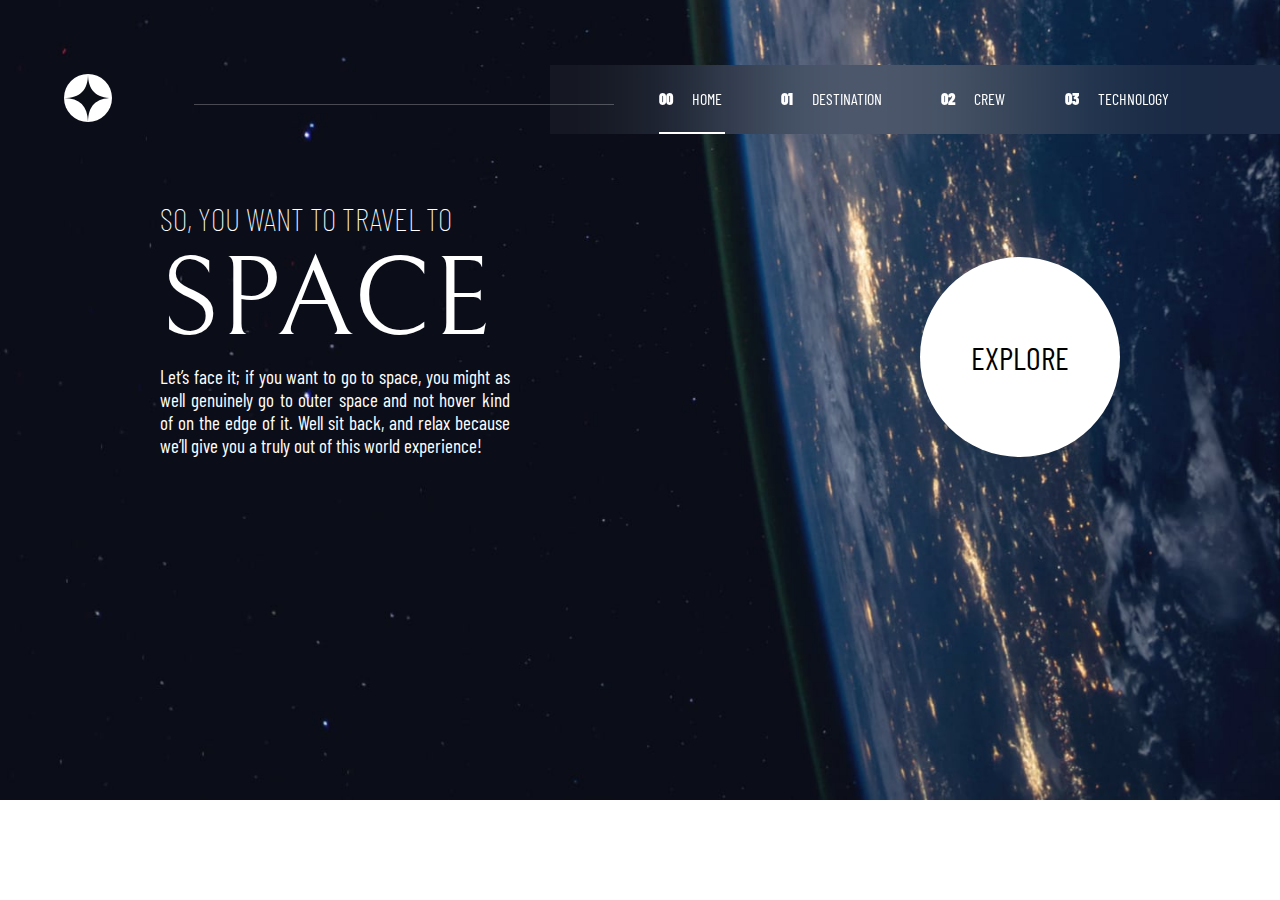
<file: index.html>
<!DOCTYPE html>
<html lang="en">

<head>
    <meta charset="UTF-8">
    <meta http-equiv="X-UA-Compatible" content="IE=edge">
    <meta name="viewport" content="width=device-width, initial-scale=1.0">
    <link rel="stylesheet" href="css/style.css">
    <link rel="shortcut icon" href="assets/favicon-32x32.png" type="image/x-icon">
    <link href="https://fonts.googleapis.com/css2?family=Barlow+Condensed&family=Bellefair&display=swap"
        rel="stylesheet">
    <title>Frontend Mentor | Space tourism website</title>
</head>

<body id="home-body">
    <header class="header home">
        <div class="logo home-logo">
            <svg xmlns="http://www.w3.org/2000/svg" width="48" height="48">
                <g fill="none" fill-rule="evenodd">
                    <circle cx="24" cy="24" r="24" fill="#FFF" />
                    <path fill="#0B0D17"
                        d="M24 0c0 16-8 24-24 24 15.718.114 23.718 8.114 24 24 0-16 8-24 24-24-16 0-24-8-24-24z" />
                </g>
            </svg>
        </div>
        <div class="horizontal-line"></div>
        <nav class="nav-all">
            <ul class="all">
                <li class="active-nav"><a title="Home" href="#"><span>00</span> HOME</a></li>
                <li><a title="Destination" href="./html/destination/destination-a.html"><span>01</span> DESTINATION</a>
                </li>
                <li><a title="Crew" href="./html/crew/crew-a.html"><span>02</span> CREW</a></li>
                <li><a title="Technology" href="./html/technology/technology-a.html"><span>03</span> TECHNOLOGY</a></li>
            </ul>
        </nav>
        <div class="hamburger">
            <img src="./assets/shared/icon-hamburger.svg" alt="menu">
        </div>
    </header>
    <main class="home-main">
        <section class="home-section">
            <h2>SO, YOU WANT TO TRAVEL TO</h2>
            <h1>SPACE</h1>
            <p>
                Let’s face it; if you want to go to space, you might as well genuinely go to
                outer space and not hover kind of on the edge of it. Well sit back, and relax
                because we’ll give you a truly out of this world experience!
            </p>
        </section>
        <aside>
            <div class="round home-round">
                <p>EXPLORE</p>
            </div>
        </aside>
    </main>
    <script src="./js/app.js"></script>
    <script src="https://cdnjs.cloudflare.com/ajax/libs/gsap/3.10.2/gsap.min.js"
        integrity="sha512-kVlGhj2qFy+KBCFuvjBJTGUMxbdqJKs4yK2jh0e0VPhWUPiPC87bzm4THmaaIee3Oj7j6sDpTTgm2EPPiESqBg=="
        crossorigin="anonymous" referrerpolicy="no-referrer"></script>
</body>

</html>
</file>
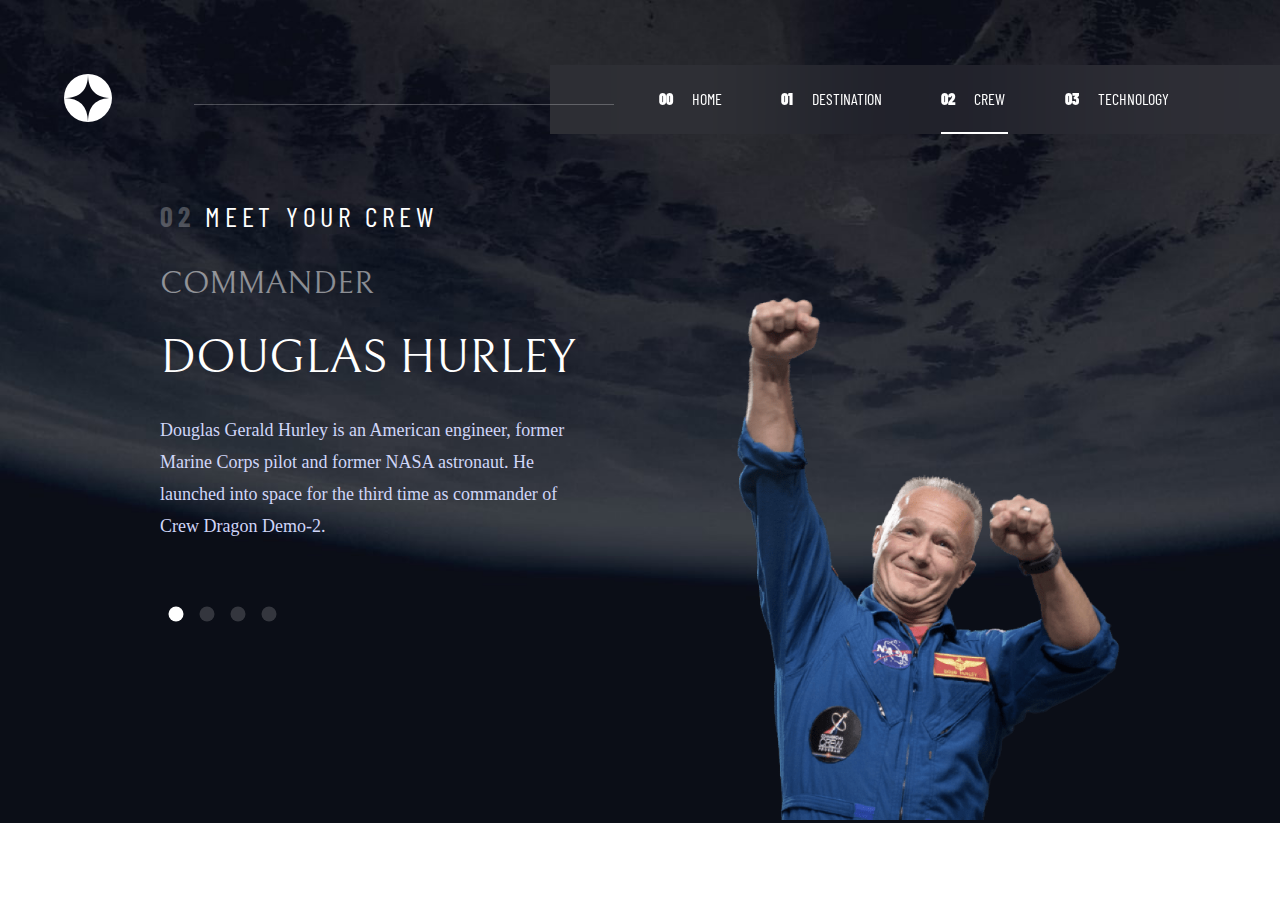
<file: html/crew/crew-a.html>
<!DOCTYPE html>
<html lang="en">
<head>
    <meta charset="UTF-8">
    <meta http-equiv="X-UA-Compatible" content="IE=edge">
    <meta name="viewport" content="width=device-width, initial-scale=1.0">
    <link rel="stylesheet" href="../../css/style.css">
    <link rel="shortcut icon" href="../../assets/favicon-32x32.png" type="image/x-icon">
    <link href="https://fonts.googleapis.com/css2?family=Barlow+Condensed&family=Bellefair&display=swap" rel="stylesheet">
    <title>Frontend Mentor | Space tourism website | Crew | Commander</title>
</head>
<body id="crew-body">
    <header>
        <div class="logo">
            <svg xmlns="http://www.w3.org/2000/svg" width="48" height="48">
                <g fill="none" fill-rule="evenodd"><circle cx="24" cy="24" r="24" fill="#FFF"/>
                    <path fill="#0B0D17" d="M24 0c0 16-8 24-24 24 15.718.114 23.718 8.114 24 24 0-16 8-24 24-24-16 0-24-8-24-24z"/>
                </g>
            </svg>
        </div>
        <div class="horizontal-line"></div>
        <nav class="nav-all">
            <ul class="all">
                <li><a title="Home" href="../../index.html"><span>00</span> HOME</a></li>
                <li><a title="Destination" href="../destination/destination-a.html"><span>01</span> DESTINATION</a></li>
                <li class="active-nav"><a title="Crew" href="#"><span>02</span> CREW</a></li>
                <li><a title="Technology" href="../technology/technology-a.html"><span>03</span> TECHNOLOGY</a></li>
            </ul>
        </nav>
        <div class="hamburger">
            <img src="../../assets/shared/icon-hamburger.svg" alt="menu">
        </div>
    </header>
    <h1><span>02</span> MEET YOUR CREW</h1>
    <main id="crew-main">
        <section class="crew-info-section">
            <article>
                <h3>COMMANDER</h3>
                <h2>Douglas Hurley</h2>
                <p>
                    Douglas Gerald Hurley is an American engineer,
                     former Marine Corps pilot and former NASA astronaut.
                      He launched into space for the third time as commander
                       of Crew Dragon Demo-2.
                </p>
            </article>
            <nav class="crew-nav">
                <ul>
                    <li><a title="Commander" class="active-crew-nav" href="#crew-body"></a></li>
                    <li><a title="Mission Specialist" href="./crew-b.html"></a></li>
                    <li><a title="Pilot" href="./crew-c.html"></a></li>
                    <li><a title="Flight Engineer" href="./crew-d.html"></a></li>
                </ul>
            </nav>
        </section>
        <div class="crew-img">
            <img src="../../assets/crew/image-douglas-hurley.png" alt="IMAGE OF DOUGLAS HURLEY">
        </div>
    </main>
    <script src="../../js/app.js"></script>
</body>
</html>
</file>
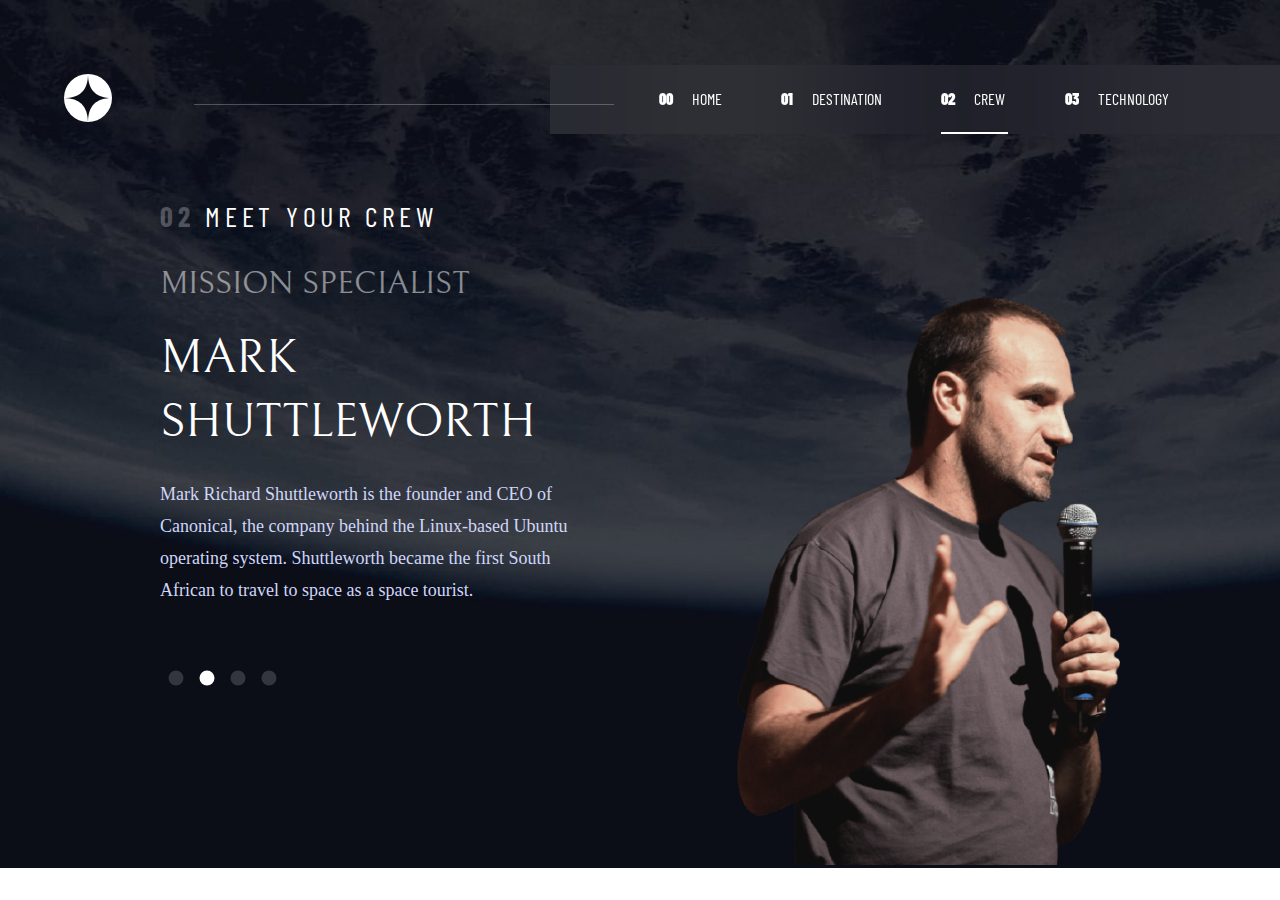
<file: html/crew/crew-b.html>
<!DOCTYPE html>
<html lang="en">
<head>
    <meta charset="UTF-8">
    <meta http-equiv="X-UA-Compatible" content="IE=edge">
    <meta name="viewport" content="width=device-width, initial-scale=1.0">
    <link rel="stylesheet" href="../../css/style.css">
    <link rel="shortcut icon" href="../../assets/favicon-32x32.png" type="image/x-icon">
    <link href="https://fonts.googleapis.com/css2?family=Barlow+Condensed&family=Bellefair&display=swap" rel="stylesheet">
    <title>Frontend Mentor | Space tourism website | Crew | Mission Specialist</title>
</head>
<body id="crew-body">
    <header>
        <div class="logo">
            <svg xmlns="http://www.w3.org/2000/svg" width="48" height="48">
                <g fill="none" fill-rule="evenodd"><circle cx="24" cy="24" r="24" fill="#FFF"/>
                    <path fill="#0B0D17" d="M24 0c0 16-8 24-24 24 15.718.114 23.718 8.114 24 24 0-16 8-24 24-24-16 0-24-8-24-24z"/>
                </g>
            </svg>
        </div>
        <div class="horizontal-line"></div>
        <nav class="nav-all">
            <ul class="all">
                <li><a href="../../index.html"><span>00</span> HOME</a></li>
                <li><a href="../destination/destination-a.html"><span>01</span> DESTINATION</a></li>
                <li class="active-nav"><a href="#"><span>02</span> CREW</a></li>
                <li><a href="../technology/"><span>03</span> TECHNOLOGY</a></li>
            </ul>
        </nav>
        <div class="hamburger">
            <img src="../../assets/shared/icon-hamburger.svg" alt="menu">
        </div>
    </header>
    <h1><span>02</span> MEET YOUR CREW</h1>
    <main id="crew-main">
        <section class="crew-info-section">
            <article>
                <h3>Mission Specialist</h3>
                <h2>MARK SHUTTLEWORTH</h2>
                <p>
                    Mark Richard Shuttleworth is the founder and CEO
                     of Canonical, the company behind the Linux-based
                      Ubuntu operating system. Shuttleworth became the
                       first South African to travel to space as a space tourist.
                </p>
            </article>
            <nav class="crew-nav">
                <ul>
                    <li><a title="commander" href="./crew-a.html"></a></li>
                    <li><a title="Mission Specialist" class="active-crew-nav" href="#crew-body"></a></li>
                    <li><a title="Pilot" href="./crew-c.html"></a></li>
                    <li><a title="Flight Engineer" href="./crew-d.html"></a></li>
                </ul>
            </nav>
        </section>
        <div class="crew-img">
            <img src="../../assets/crew/image-mark-shuttleworth.png" alt="IMAGE OF MARK SHUTTLEWORTH">
        </div>
    </main>
    <script src="../../js/app.js"></script>
</body>
</html>
</file>
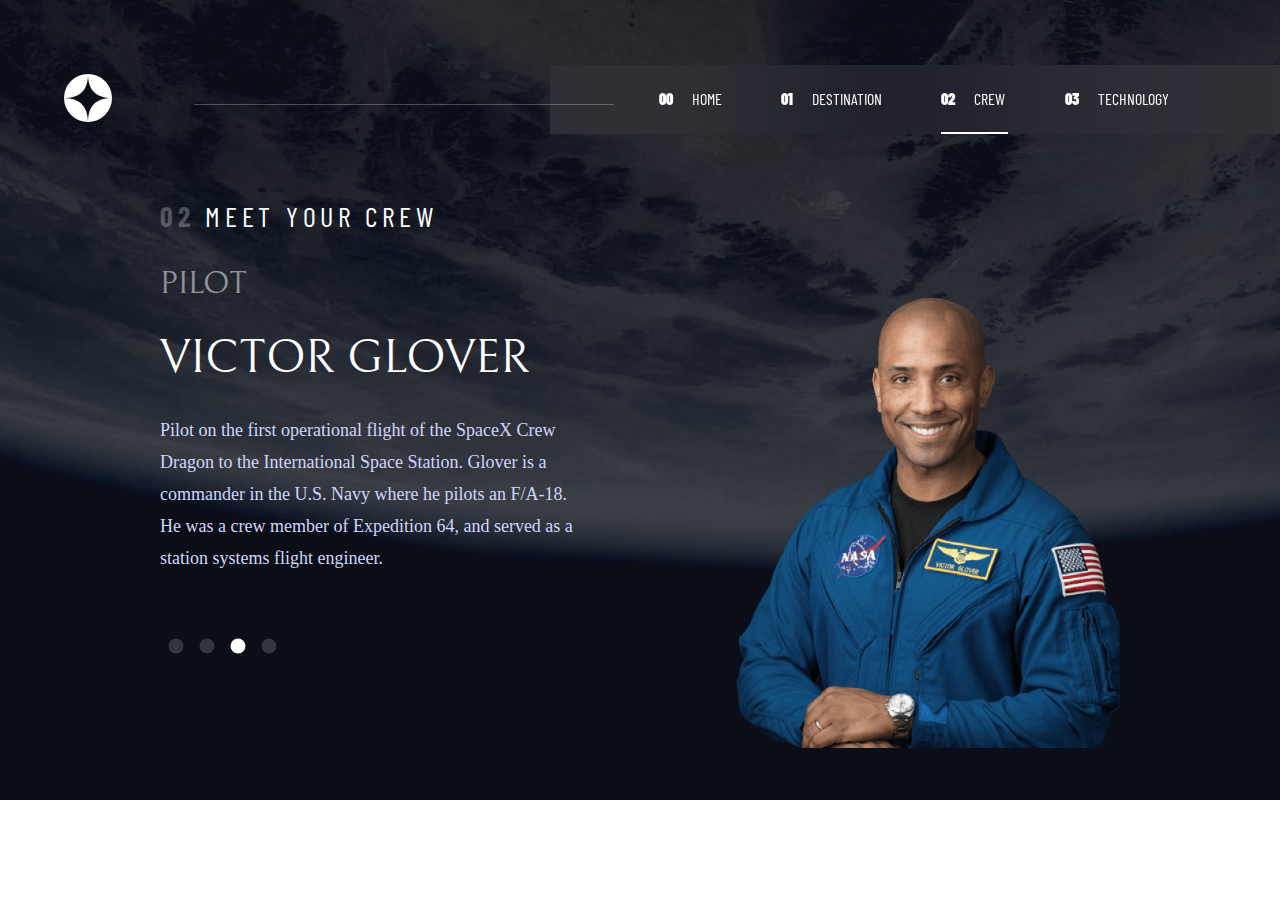
<file: html/crew/crew-c.html>
<!DOCTYPE html>
<html lang="en">
<head>
    <meta charset="UTF-8">
    <meta http-equiv="X-UA-Compatible" content="IE=edge">
    <meta name="viewport" content="width=device-width, initial-scale=1.0">
    <link rel="stylesheet" href="../../css/style.css">
    <link rel="shortcut icon" href="../../assets/favicon-32x32.png" type="image/x-icon">
    <link href="https://fonts.googleapis.com/css2?family=Barlow+Condensed&family=Bellefair&display=swap" rel="stylesheet">
    <title>Frontend Mentor | Space tourism website | Crew | Pilot</title>
</head>
<body id="crew-body">
    <header>
        <div class="logo">
            <svg xmlns="http://www.w3.org/2000/svg" width="48" height="48">
                <g fill="none" fill-rule="evenodd"><circle cx="24" cy="24" r="24" fill="#FFF"/>
                    <path fill="#0B0D17" d="M24 0c0 16-8 24-24 24 15.718.114 23.718 8.114 24 24 0-16 8-24 24-24-16 0-24-8-24-24z"/>
                </g>
            </svg>
        </div>
        <div class="horizontal-line"></div>
        <nav class="nav-all">
            <ul class="all">
                <li><a title="Home" href="../../index.html"><span>00</span> HOME</a></li>
                <li><a title="Destination" href="../destination/destination-a.html"><span>01</span> DESTINATION</a></li>
                <li class="active-nav"><a title="Crew" href="#"><span>02</span> CREW</a></li>
                <li><a title="Technology" href="../technology/technology-a.html"><span>03</span> TECHNOLOGY</a></li>
            </ul>
        </nav>
        <div class="hamburger">
            <img src="../../assets/shared/icon-hamburger.svg" alt="menu">
        </div>
    </header>
    <h1><span>02</span> MEET YOUR CREW</h1>
    <main id="crew-main">
        <section class="crew-info-section">
            <article>
                <h3>PILOT</h3>
                <h2>Victor Glover</h2>
                <p>
                    Pilot on the first operational flight of the SpaceX
                     Crew Dragon to the International Space Station. Glover
                      is a commander in the U.S. Navy where he pilots an F/A-18.
                      He was a crew member of Expedition 64, and served as a station
                       systems flight engineer. 
                </p>
            </article>
            <nav class="crew-nav">
                <ul>
                    <li><a title="Commander" href="./crew-a.html"></a></li>
                    <li><a title="Mission Specialist" href="./crew-b.html"></a></li>
                    <li><a title="Pilot" class="active-crew-nav" href="#crew-body"></a></li>
                    <li><a title="Flight Engineer" href="./crew-d.html"></a></li>
                </ul>
            </nav>
        </section>
        <div class="crew-img">
            <img src="../../assets/crew/image-victor-glover.png" alt="IMAGE OF DOUGLAS HURLEY">
        </div>
    </main>
    <script src="../../js/app.js"></script>
</body>
</html>
</file>
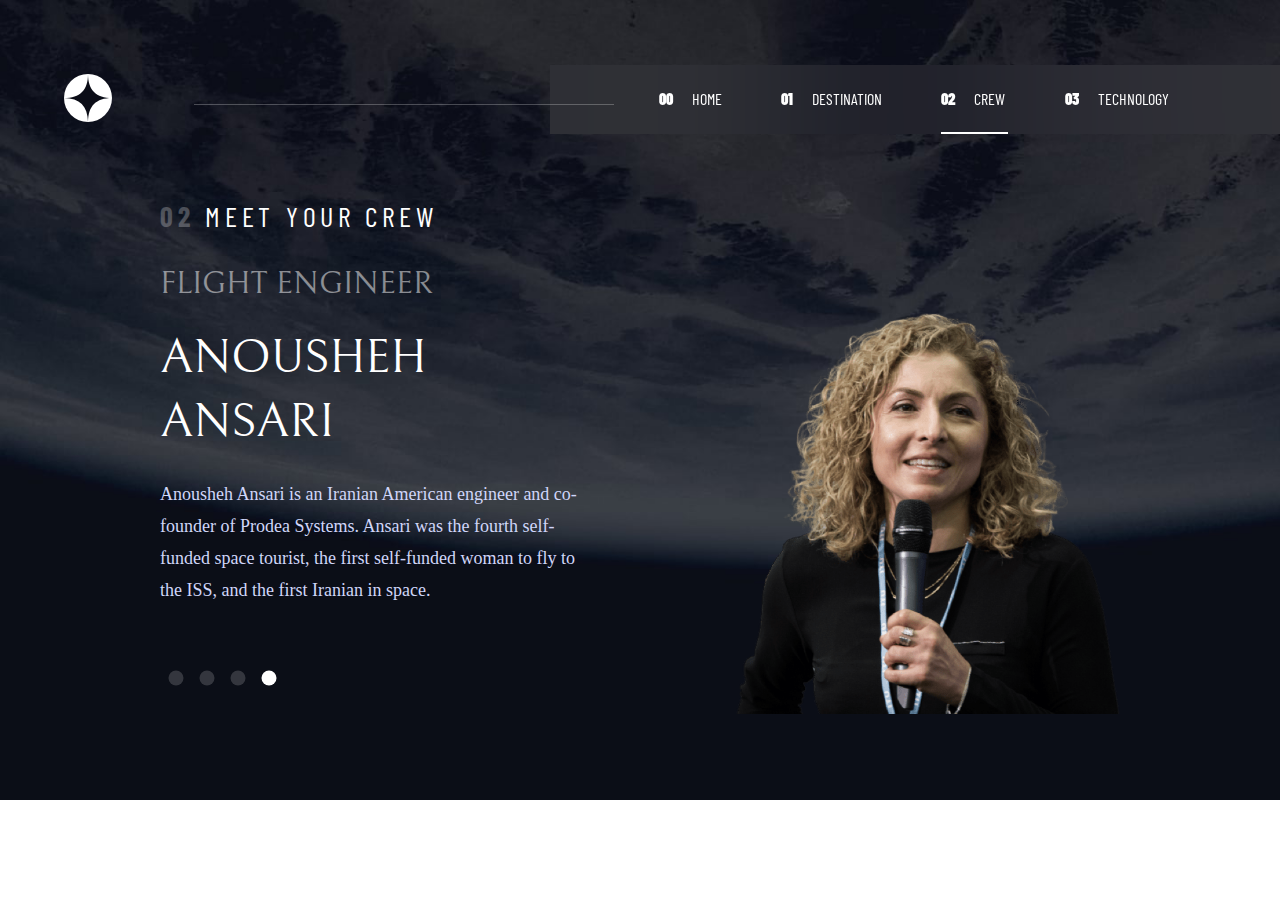
<file: html/crew/crew-d.html>
<!DOCTYPE html>
<html lang="en">
<head>
    <meta charset="UTF-8">
    <meta http-equiv="X-UA-Compatible" content="IE=edge">
    <meta name="viewport" content="width=device-width, initial-scale=1.0">
    <link rel="stylesheet" href="../../css/style.css">
    <link rel="shortcut icon" href="../../assets/favicon-32x32.png" type="image/x-icon">
    <link href="https://fonts.googleapis.com/css2?family=Barlow+Condensed&family=Bellefair&display=swap" rel="stylesheet">
    <title>Frontend Mentor | Space tourism website | Crew | Flight Engineer</title>
</head>
<body id="crew-body">
    <header>
        <div class="logo">
            <svg xmlns="http://www.w3.org/2000/svg" width="48" height="48">
                <g fill="none" fill-rule="evenodd"><circle cx="24" cy="24" r="24" fill="#FFF"/>
                    <path fill="#0B0D17" d="M24 0c0 16-8 24-24 24 15.718.114 23.718 8.114 24 24 0-16 8-24 24-24-16 0-24-8-24-24z"/>
                </g>
            </svg>
        </div>
        <div class="horizontal-line"></div>
        <nav class="nav-all">
            <ul class="all">
                <li><a href="../../index.html"><span>00</span> HOME</a></li>
                <li><a href="../destination/destination-a.html"><span>01</span> DESTINATION</a></li>
                <li class="active-nav"><a href="#"><span>02</span> CREW</a></li>
                <li><a href="../technology/technology-a.html"><span>03</span> TECHNOLOGY</a></li>
            </ul>
        </nav>
        <div class="hamburger">
            <img src="../../assets/shared/icon-hamburger.svg" alt="menu">
        </div>
    </header>
    <h1><span>02</span> MEET YOUR CREW</h1>
    <main id="crew-main">
        <section class="crew-info-section">
            <article>
                <h3>Flight Engineer</h3>
                <h2>Anousheh Ansari</h2>
                <p>
                    Anousheh Ansari is an Iranian American engineer and co-founder
                     of Prodea Systems. Ansari was the fourth self-funded space tourist,
                      the first self-funded woman to fly to the ISS, and the first Iranian in space.  
                </p>
            </article>
            <nav class="crew-nav">
                <ul>
                    <li><a title="commander" href="./crew-a.html"></a></li>
                    <li><a title="Mission Specialist" href="./crew-b.html"></a></li>
                    <li><a title="Pilot" href="./crew-c.html"></a></li>
                    <li><a title="Flight Engineer" class="active-crew-nav" href="#crew-body"></a></li>
                </ul>
            </nav>
        </section>
        <div class="crew-img">
            <img src="../../assets/crew/image-anousheh-ansari.png" alt="IMAGE OF DOUGLAS HURLEY">
        </div>
    </main>
    <script src="../../js/app.js"></script>
</body>
</html>
</file>
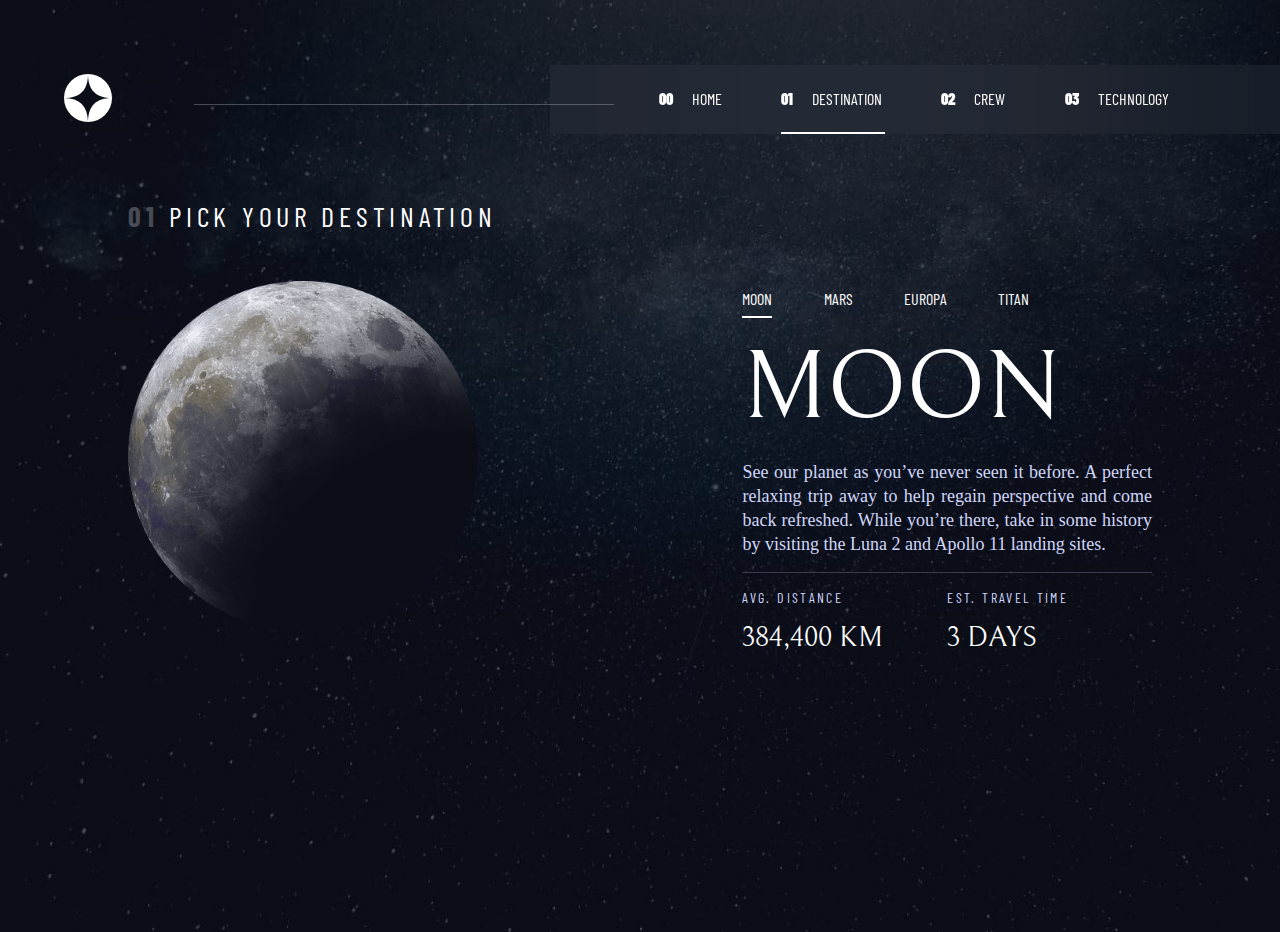
<file: html/destination/destination-a.html>
<!DOCTYPE html>
<html lang="en">
<head>
    <meta charset="UTF-8">
    <meta http-equiv="X-UA-Compatible" content="IE=edge">
    <meta name="viewport" content="width=device-width, initial-scale=1.0">
    <link rel="stylesheet" href="../../css/style.css">
    <link rel="shortcut icon" href="../../assets/favicon-32x32.png" type="image/x-icon">
    <link href="https://fonts.googleapis.com/css2?family=Barlow+Condensed&family=Bellefair&display=swap" rel="stylesheet">
    <title>Frontend Mentor | Space tourism website | Destination | Moon</title>
</head>
<body id="destination-body">
    <header>
        <div class="logo">
            <svg xmlns="http://www.w3.org/2000/svg" width="48" height="48">
                <g fill="none" fill-rule="evenodd"><circle cx="24" cy="24" r="24" fill="#FFF"/>
                    <path fill="#0B0D17" d="M24 0c0 16-8 24-24 24 15.718.114 23.718 8.114 24 24 0-16 8-24 24-24-16 0-24-8-24-24z"/>
                </g>
            </svg>
        </div>
        <div class="horizontal-line"></div>
        <nav class="nav-all">
            <ul class="all">
                <li><a title="Home" href="../../index.html"><span>00</span> HOME</a></li>
                <li class="active-nav"><a title="Destination" href="#"><span>01</span> DESTINATION</a></li>
                <li><a title="Crew" href="../crew/crew-a.html"><span>02</span> CREW</a></li>
                <li><a title="Technology" href="../technology/technology-a.html"><span>03</span> TECHNOLOGY</a></li>
            </ul>
        </nav>
        <div class="hamburger">
            <img src="../../assets/shared/icon-hamburger.svg" alt="menu">
        </div>
    </header>
    <main id="destination-main">
        <h1><span>01</span> PICK YOUR DESTINATION</h1>
        <aside class="destination-aside">
            <div class="hero-img">
            <img src="../../assets/destination/image-moon.png" alt="MOON IMAGE">
            </div>
            <section class="destination-section">
            <nav class="nav-destination">
                <ul>
                    <li class="active-nav"><a title="Moon" href="#">MOON</a></li>
                    <li><a title="Mars" href="./destination-b.html">MARS</a></li>
                    <li><a title="Europa" href="./destination-c.html">EUROPA</a></li>
                    <li><a title="Titan" href="./destination-d.html">TITAN</a></li>
                </ul>
            </nav>
            <h1>MOON</h1>
            <article>
                See our planet as you’ve never seen it before.
                 A perfect relaxing trip away to help regain 
                 perspective and come back refreshed. While you’re 
                 there, take in some history by visiting the Luna
                  2 and Apollo 11 landing sites.
            </article>
            <div class="footer">
                <div class="distance-section">
                    <div class="distance-header"><p>AVG. DISTANCE</p></div>
                    <div class="distance-value"><p>384,400 km</p></div>
                </div>
                <div class="time-section">
                    <div class="time-header"><p>Est. TRAVEL TIME</p></div>
                    <div class="time-value"><p>3 DAYS</p></div>
                </div>
            </div>
            </section>
        </aside>
    </main>
    <script src="../../js/app.js"></script>
</body>
</html>
</file>
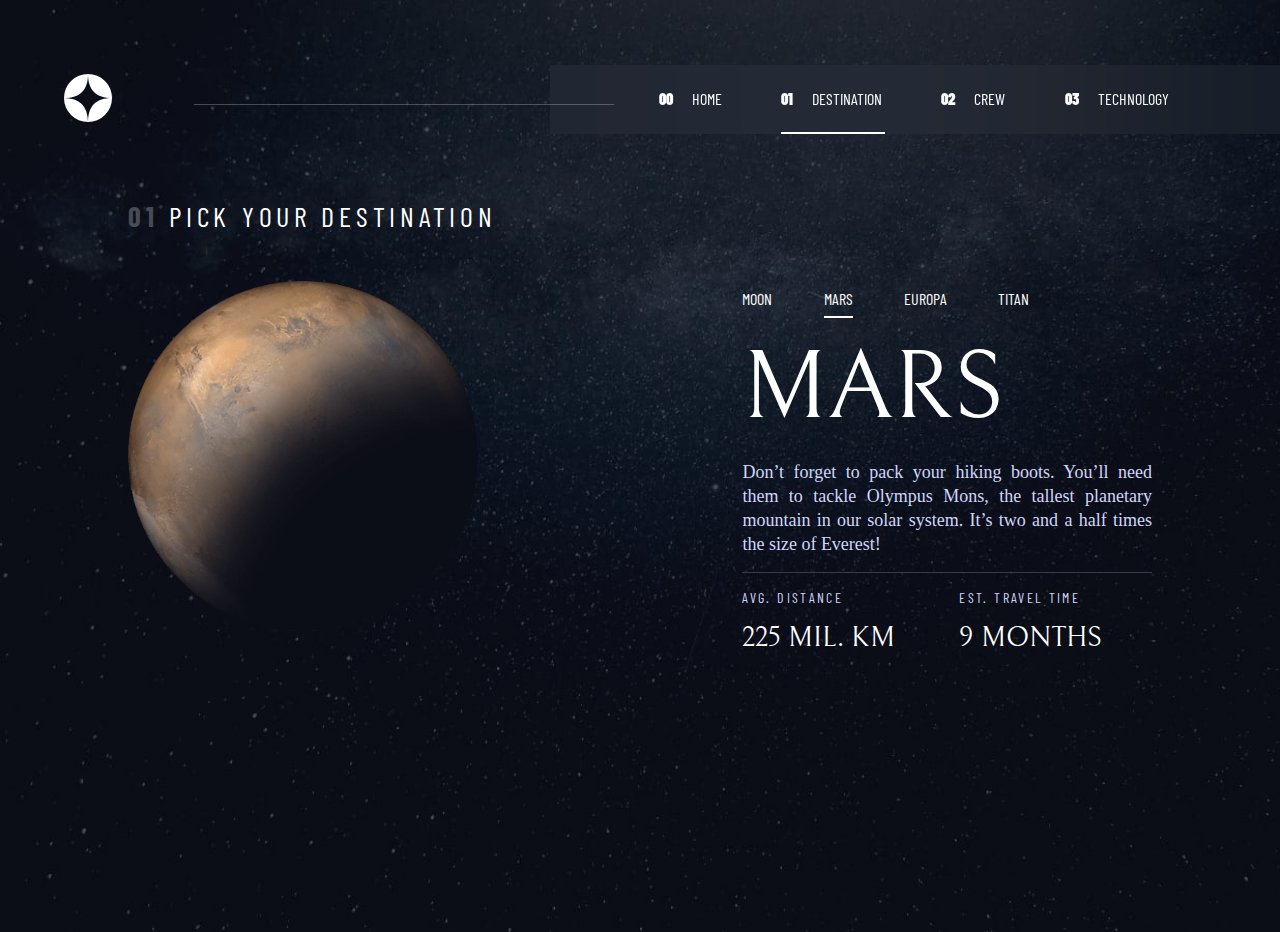
<file: html/destination/destination-b.html>
<!DOCTYPE html>
<html lang="en">
<head>
    <meta charset="UTF-8">
    <meta http-equiv="X-UA-Compatible" content="IE=edge">
    <meta name="viewport" content="width=device-width, initial-scale=1.0">
    <link rel="stylesheet" href="../../css/style.css">
    <link rel="shortcut icon" href="../../assets/favicon-32x32.png" type="image/x-icon">
    <link href="https://fonts.googleapis.com/css2?family=Barlow+Condensed&family=Bellefair&display=swap" rel="stylesheet">
    <title>Frontend Mentor | Space tourism website | Destination | Mars</title>
</head>
<body id="destination-body">
    <header>
        <div class="logo">
            <svg xmlns="http://www.w3.org/2000/svg" width="48" height="48">
                <g fill="none" fill-rule="evenodd"><circle cx="24" cy="24" r="24" fill="#FFF"/>
                    <path fill="#0B0D17" d="M24 0c0 16-8 24-24 24 15.718.114 23.718 8.114 24 24 0-16 8-24 24-24-16 0-24-8-24-24z"/>
                </g>
            </svg>
        </div>
        <div class="horizontal-line"></div>
        <nav class="nav-all">
            <ul class="all">
                <li><a title="Home" href="../../index.html"><span>00</span> HOME</a></li>
                <li class="active-nav"><a title="Destination" href="#"><span>01</span> DESTINATION</a></li>
                <li><a title="Crew" href="../crew/crew-a.html"><span>02</span> CREW</a></li>
                <li><a title="Technology" href="../technology/technology-a.html"><span>03</span> TECHNOLOGY</a></li>
            </ul>
        </nav>
        <div class="hamburger">
            <img src="../../assets/shared/icon-hamburger.svg" alt="menu">
        </div>
    </header>
    <main id="destination-main">
        <h1><span>01</span> PICK YOUR DESTINATION</h1>
        <aside class="destination-aside">
            <div class="hero-img">
            <img src="../../assets/destination/image-mars.png" alt="MARS IMAGE">
            </div>
            <section class="destination-section">
            <nav class="nav-destination">
                <ul>
                    <li><a title="Moon" href="./destination-a.html">MOON</a></li>
                    <li class="active-nav"><a title="Mars" href="#">MARS</a></li>
                    <li><a title="Europa" href="./destination-c.html">EUROPA</a></li>
                    <li><a title="Titan" href="./destination-d.html">TITAN</a></li>
                </ul>
            </nav>
            <h1>MARS</h1>
            <article>
                Don’t forget to pack your hiking boots.
                 You’ll need them to tackle Olympus Mons, 
                 the tallest planetary mountain in our solar
                  system. It’s two and a half times the size of Everest!
            </article>
            <div class="footer">
                <div class="distance-section">
                    <div class="distance-header"><p>AVG. DISTANCE</p></div>
                    <div class="distance-value"><p>225 MIL. km</p></div>
                </div>
                <div class="time-section">
                    <div class="time-header"><p>Est. TRAVEL TIME</p></div>
                    <div class="time-value"><p>9 months</p></div>
                </div>
            </div>
            </section>
        </aside>
    </main>
    <script src="../../js/app.js"></script>
</body>
</html>
</file>
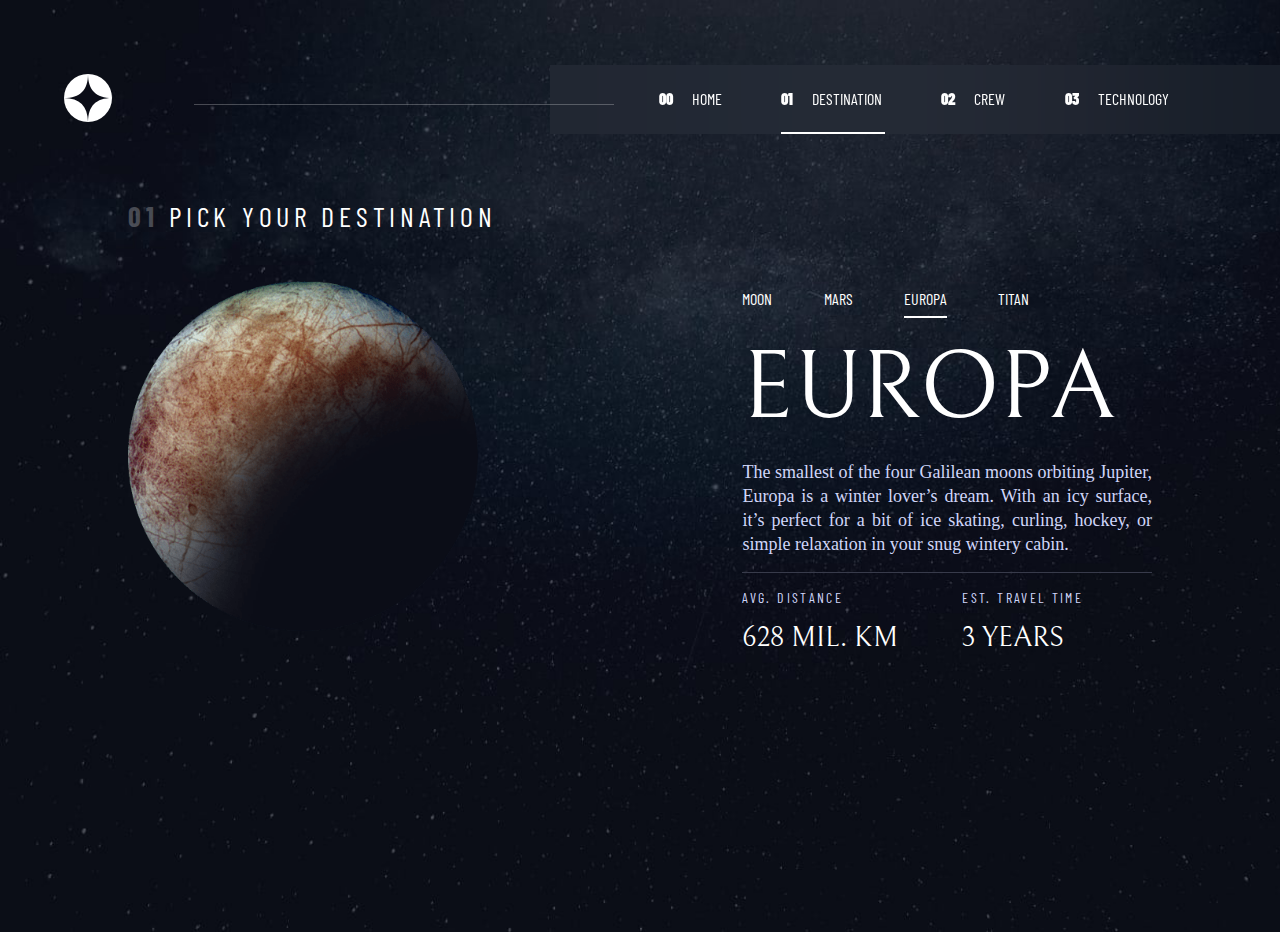
<file: html/destination/destination-c.html>
<!DOCTYPE html>
<html lang="en">
<head>
    <meta charset="UTF-8">
    <meta http-equiv="X-UA-Compatible" content="IE=edge">
    <meta name="viewport" content="width=device-width, initial-scale=1.0">
    <link rel="stylesheet" href="../../css/style.css">
    <link rel="shortcut icon" href="../../assets/favicon-32x32.png" type="image/x-icon">
    <link href="https://fonts.googleapis.com/css2?family=Barlow+Condensed&family=Bellefair&display=swap" rel="stylesheet">
    <title>Frontend Mentor | Space tourism website | Destination | Europa</title>
</head>
<body id="destination-body">
    <header>
        <div class="logo">
            <svg xmlns="http://www.w3.org/2000/svg" width="48" height="48">
                <g fill="none" fill-rule="evenodd"><circle cx="24" cy="24" r="24" fill="#FFF"/>
                    <path fill="#0B0D17" d="M24 0c0 16-8 24-24 24 15.718.114 23.718 8.114 24 24 0-16 8-24 24-24-16 0-24-8-24-24z"/>
                </g>
            </svg>
        </div>
        <div class="horizontal-line"></div>
        <nav class="nav-all">
            <ul class="all">
                <li><a title="Home" href="../../index.html"><span>00</span> HOME</a></li>
                <li class="active-nav"><a title="Destination" href="#"><span>01</span> DESTINATION</a></li>
                <li><a title="Crew" href="../crew/crew-a.html"><span>02</span> CREW</a></li>
                <li><a title="Technology" href="../technology/technology-a.html"><span>03</span> TECHNOLOGY</a></li>
            </ul>
        </nav>
        <div class="hamburger">
            <img src="../../assets/shared/icon-hamburger.svg" alt="menu">
        </div>
    </header>
    <main id="destination-main">
        <h1><span>01</span> PICK YOUR DESTINATION</h1>
        <aside class="destination-aside">
            <div class="hero-img">
            <img src="../../assets/destination/image-europa.png" alt="EUROPA IMAGE">
            </div>
            <section class="destination-section">
            <nav class="nav-destination">
                <ul>
                    <li><a title="Moon" href="./destination-a.html">MOON</a></li>
                    <li><a title="Mars" href="./destination-b.html">MARS</a></li>
                    <li class="active-nav"><a title="Europa" href="#">EUROPA</a></li>
                    <li><a title="Titan" href="./destination-d.html">TITAN</a></li>
                </ul>
            </nav>
            <h1>EUROPA</h1>
            <article>
                The smallest of the four Galilean moons orbiting Jupiter,
                 Europa is a winter lover’s dream. With an icy surface,
                  it’s perfect for a bit of ice skating, curling, hockey,
                   or simple relaxation in your snug wintery cabin.
            </article>
            <div class="footer">
                <div class="distance-section">
                    <div class="distance-header"><p>AVG. DISTANCE</p></div>
                    <div class="distance-value"><p>628 MIL. km</p></div>
                </div>
                <div class="time-section">
                    <div class="time-header"><p>Est. TRAVEL TIME</p></div>
                    <div class="time-value"><p>3 years</p></div>
                </div>
            </div>
            </section>
        </aside>
    </main>
    <script src="../../js/app.js"></script>
</body>
</html>
</file>
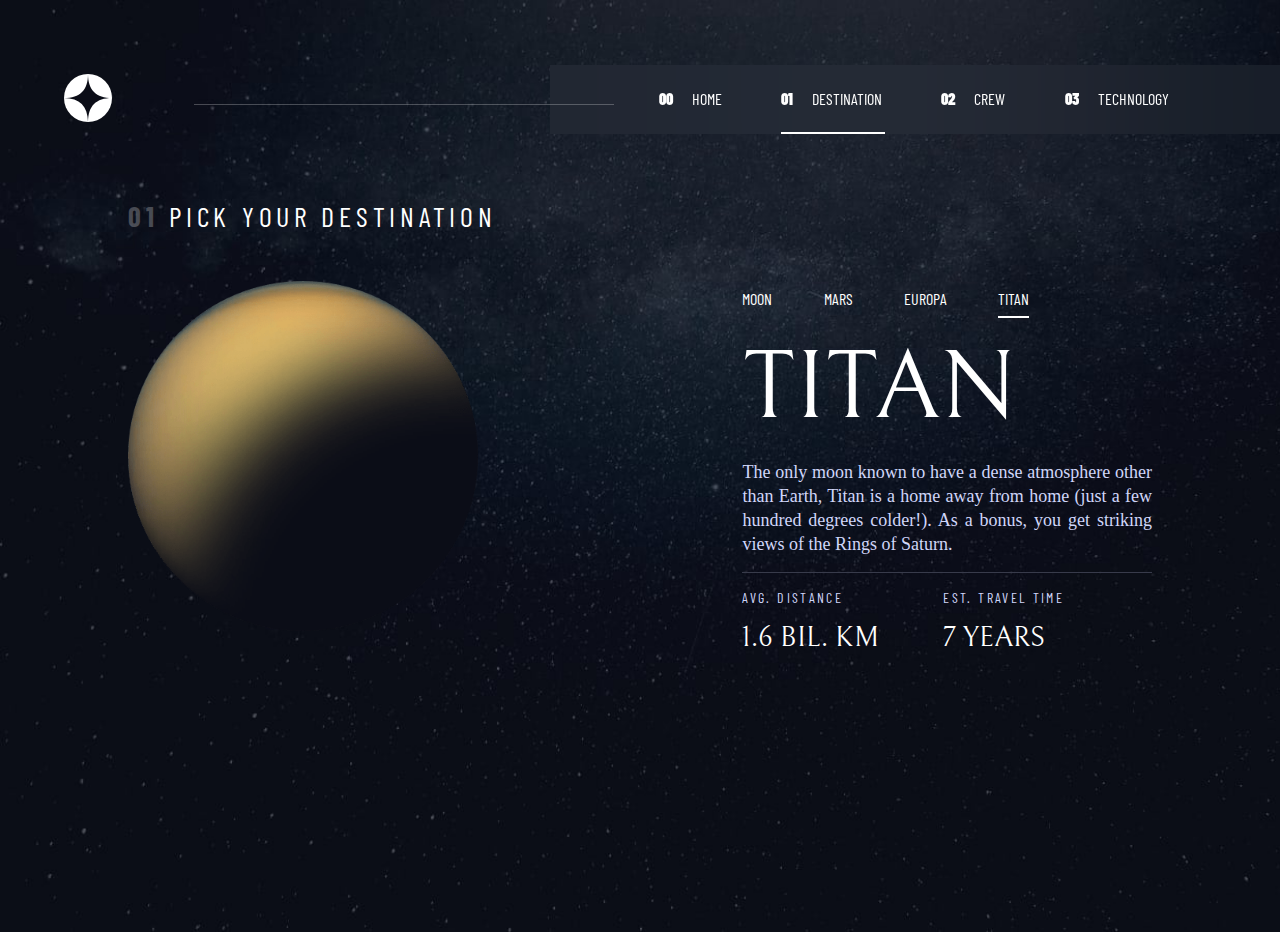
<file: html/destination/destination-d.html>
<!DOCTYPE html>
<html lang="en">
<head>
    <meta charset="UTF-8">
    <meta http-equiv="X-UA-Compatible" content="IE=edge">
    <meta name="viewport" content="width=device-width, initial-scale=1.0">
    <link rel="stylesheet" href="../../css/style.css">
    <link rel="shortcut icon" href="../../assets/favicon-32x32.png" type="image/x-icon">
    <link href="https://fonts.googleapis.com/css2?family=Barlow+Condensed&family=Bellefair&display=swap" rel="stylesheet">
    <title>Frontend Mentor | Space tourism website | Destination | Titan</title>
</head>
<body id="destination-body">
    <header>
        <div class="logo">
            <svg xmlns="http://www.w3.org/2000/svg" width="48" height="48">
                <g fill="none" fill-rule="evenodd"><circle cx="24" cy="24" r="24" fill="#FFF"/>
                    <path fill="#0B0D17" d="M24 0c0 16-8 24-24 24 15.718.114 23.718 8.114 24 24 0-16 8-24 24-24-16 0-24-8-24-24z"/>
                </g>
            </svg>
        </div>
        <div class="horizontal-line"></div>
        <nav class="nav-all">
            <ul class="all">
                <li><a title="Home" href="../../index.html"><span>00</span> HOME</a></li>
                <li class="active-nav"><a title="Destination" href="#"><span>01</span> DESTINATION</a></li>
                <li><a title="Crew" href="../crew/crew-a.html"><span>02</span> CREW</a></li>
                <li><a title="Technology" href="../technology/technology-a.html"><span>03</span> TECHNOLOGY</a></li>
            </ul>
        </nav>
        <div class="hamburger">
            <img src="../../assets/shared/icon-hamburger.svg" alt="menu">
        </div>
    </header>
    <main id="destination-main">
        <h1><span>01</span> PICK YOUR DESTINATION</h1>
        <aside class="destination-aside">
            <div class="hero-img">
            <img src="../../assets/destination/image-titan.png" alt="EUROPA IMAGE">
            </div>
            <section class="destination-section">
            <nav class="nav-destination">
                <ul>
                    <li><a title="Moon" href="./destination-a.html">MOON</a></li>
                    <li><a title="Mars" href="./destination-b.html">MARS</a></li>
                    <li><a title="Europa" href="./destination-c.html">EUROPA</a></li>
                    <li class="active-nav"><a title="Titan" href="#">TITAN</a></li>
                </ul>
            </nav>
            <h1>TITAN</h1>
            <article>
                The only moon known to have a dense atmosphere other than Earth,
                 Titan is a home away from home (just a few hundred degrees colder!).
                  As a bonus, you get striking views of the Rings of Saturn.
            </article>
            <div class="footer">
                <div class="distance-section">
                    <div class="distance-header"><p>AVG. DISTANCE</p></div>
                    <div class="distance-value"><p>1.6 BIL. km</p></div>
                </div>
                <div class="time-section">
                    <div class="time-header"><p>Est. TRAVEL TIME</p></div>
                    <div class="time-value"><p>7 years</p></div>
                </div>
            </div>
            </section>
        </aside>
    </main>
    <script src="../../js/app.js"></script>
</body>
</html>
</file>
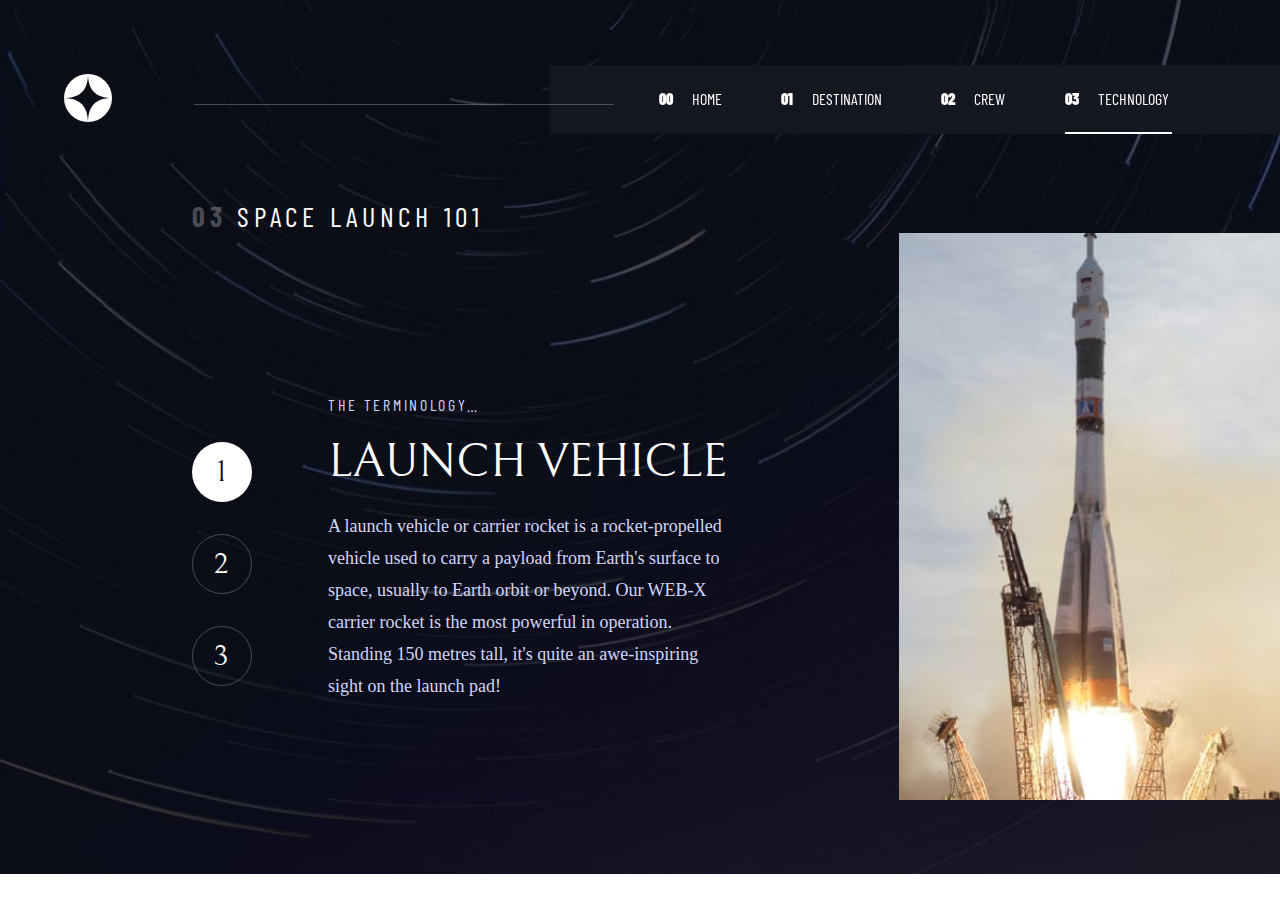
<file: html/technology/technology-a.html>
<!DOCTYPE html>
<html lang="en">
<head>
    <meta charset="UTF-8">
    <meta http-equiv="X-UA-Compatible" content="IE=edge">
    <meta name="viewport" content="width=device-width, initial-scale=1.0">
    <link rel="stylesheet" href="../../css/style.css">
    <link rel="shortcut icon" href="../../assets/favicon-32x32.png" type="image/x-icon">
    <link href="https://fonts.googleapis.com/css2?family=Barlow+Condensed&family=Bellefair&display=swap" rel="stylesheet">
    <title>Frontend Mentor | Space tourism website | Technology | Launch Vehicle</title>
</head>
<body id="tech-body">
    <header>
        <div class="logo">
            <svg xmlns="http://www.w3.org/2000/svg" width="48" height="48">
                <g fill="none" fill-rule="evenodd"><circle cx="24" cy="24" r="24" fill="#FFF"/>
                    <path fill="#0B0D17" d="M24 0c0 16-8 24-24 24 15.718.114 23.718 8.114 24 24 0-16 8-24 24-24-16 0-24-8-24-24z"/>
                </g>
            </svg>
        </div>
        <div class="horizontal-line"></div>
        <nav class="nav-all">
            <ul class="all">
                <li><a title="Home" href="../../index.html"><span>00</span> HOME</a></li>
                <li><a title="Destination" href="../destination/destination-a.html"><span>01</span> DESTINATION</a></li>
                <li><a title="Crew" href="../crew/crew-a.html"><span>02</span> CREW</a></li>
                <li class="active-nav"><a title="Technology" href="#"><span>03</span> TECHNOLOGY</a></li>
            </ul>
        </nav>
        <div class="hamburger">
            <img src="../../assets/shared/icon-hamburger.svg" alt="menu">
        </div>
    </header>
    <main id="tech-main">
        <h1><span>03</span> SPACE LAUNCH 101</h1>
        <section class="tech-section">
                <div class="space-img">
                    <img src="../../assets/technology/image-launch-vehicle-landscape.jpg" alt="Lauch Vehicle Image">
                </div>
                <div class="space-info">
                    <nav class="space-nav">
                        <ul>
                            <li><a title="Launch Vehicle" class="active-tech-nav" href="#tech-body">1</a></li>
                            <li><a title="Spaceport" href="./technology-b.html">2</a></li>
                            <li><a title="Space Capsule" href="./technology-c.html">3</a></li>
                        </ul>
                    </nav>
                    <article>
                        <h3>THE TERMINOLOGY…</h3>
                        <h2>LAUNCH VEHICLE</h2>
                        <p>
                            A launch vehicle or carrier rocket is a rocket-propelled
                             vehicle used to carry a payload from Earth's surface to
                              space, usually to Earth orbit or beyond. Our WEB-X carrier
                               rocket is the most powerful in operation. Standing 150 metres
                                tall, it's quite an awe-inspiring sight on the launch pad!
                        </p>
                    </article>
                </div>
        </section>
    </main>
    <script src="../../js/app.js"></script>
</body>
</html>
</file>
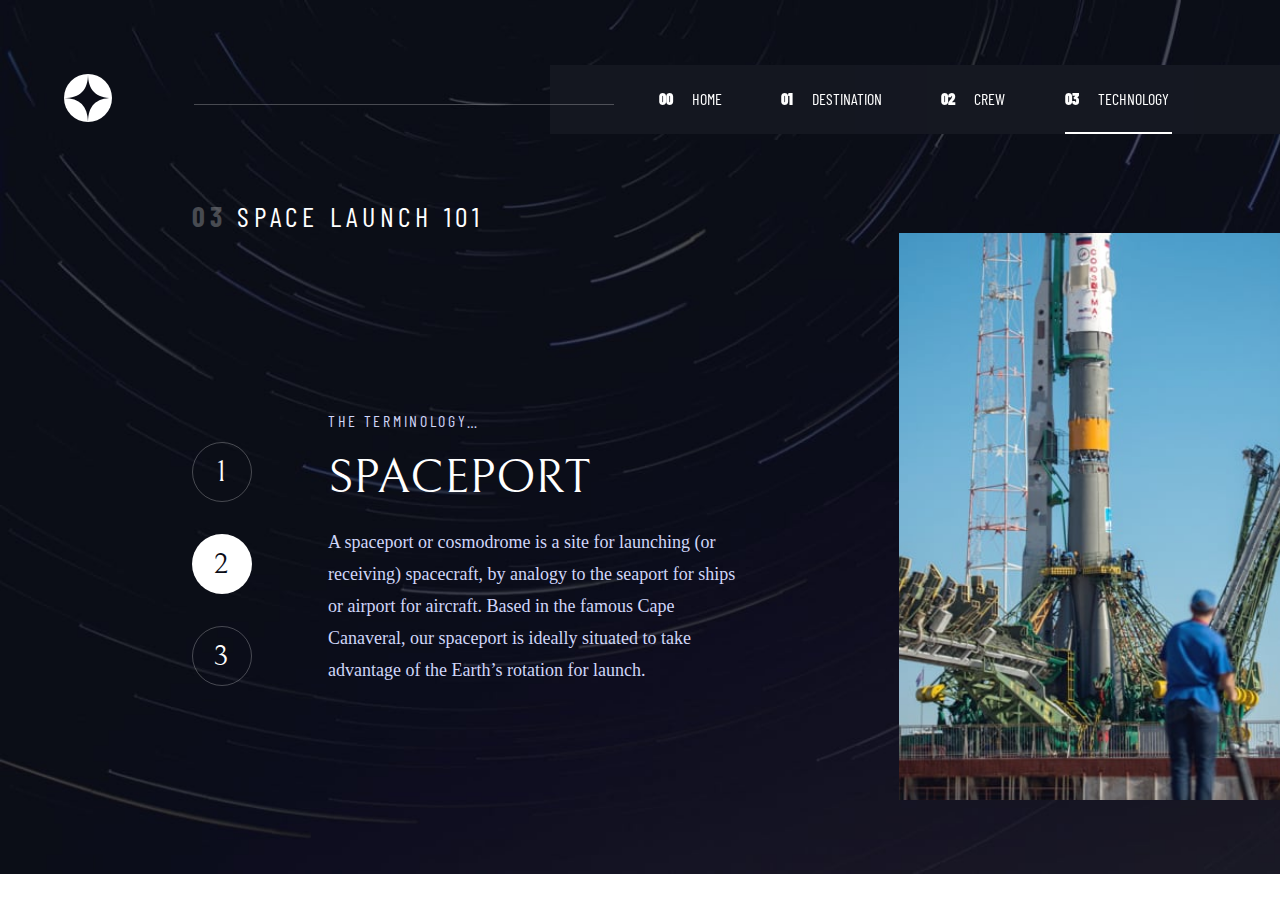
<file: html/technology/technology-b.html>
<!DOCTYPE html>
<html lang="en">
<head>
    <meta charset="UTF-8">
    <meta http-equiv="X-UA-Compatible" content="IE=edge">
    <meta name="viewport" content="width=device-width, initial-scale=1.0">
    <link rel="stylesheet" href="../../css/style.css">
    <link rel="shortcut icon" href="../../assets/favicon-32x32.png" type="image/x-icon">
    <link href="https://fonts.googleapis.com/css2?family=Barlow+Condensed&family=Bellefair&display=swap" rel="stylesheet">
    <title>Frontend Mentor | Space tourism website | Technology | SpacePort</title>
</head>
<body id="tech-body">
    <header>
        <div class="logo">
            <svg xmlns="http://www.w3.org/2000/svg" width="48" height="48">
                <g fill="none" fill-rule="evenodd"><circle cx="24" cy="24" r="24" fill="#FFF"/>
                    <path fill="#0B0D17" d="M24 0c0 16-8 24-24 24 15.718.114 23.718 8.114 24 24 0-16 8-24 24-24-16 0-24-8-24-24z"/>
                </g>
            </svg>
        </div>
        <div class="horizontal-line"></div>
        <nav class="nav-all">
            <ul class="all">
                <li><a title="Home" href="../../index.html"><span>00</span> HOME</a></li>
                <li><a title="Destination" href="../destination/destination-a.html"><span>01</span> DESTINATION</a></li>
                <li><a title="Crew" href="../crew/crew-a.html"><span>02</span> CREW</a></li>
                <li class="active-nav"><a title="Technology" href="#"><span>03</span> TECHNOLOGY</a></li>
            </ul>
        </nav>
        <div class="hamburger">
            <img src="../../assets/shared/icon-hamburger.svg" alt="menu">
        </div>
    </header>
    <main id="tech-main">
        <h1><span>03</span> SPACE LAUNCH 101</h1>
        <section class="tech-section">
                <div class="space-img">
                    <img src="../../assets/technology/image-spaceport-landscape.jpg" alt="spaceport image">
                </div>
                <div class="space-info">
                    <nav class="space-nav">
                        <ul>
                            <li><a title="Launch Vehicle" href="./technology-a.html">1</a></li>
                            <li><a title="Spaceport" class="active-tech-nav" href="#tech-body">2</a></li>
                            <li><a title="Space Capsule" href="./technology-c.html">3</a></li>
                        </ul>
                    </nav>
                    <article>
                        <h3>THE TERMINOLOGY…</h3>
                        <h2>SPACEPORT</h2>
                        <p>
                            A spaceport or cosmodrome is a site for launching
                             (or receiving) spacecraft, by analogy to the seaport
                              for ships or airport for aircraft. Based in the famous
                               Cape Canaveral, our spaceport is ideally situated to take
                                advantage of the Earth’s rotation for launch.
                        </p>
                    </article>
                </div>
        </section>
    </main>
    <script src="../../js/app.js"></script>
</body>
</html>
</file>
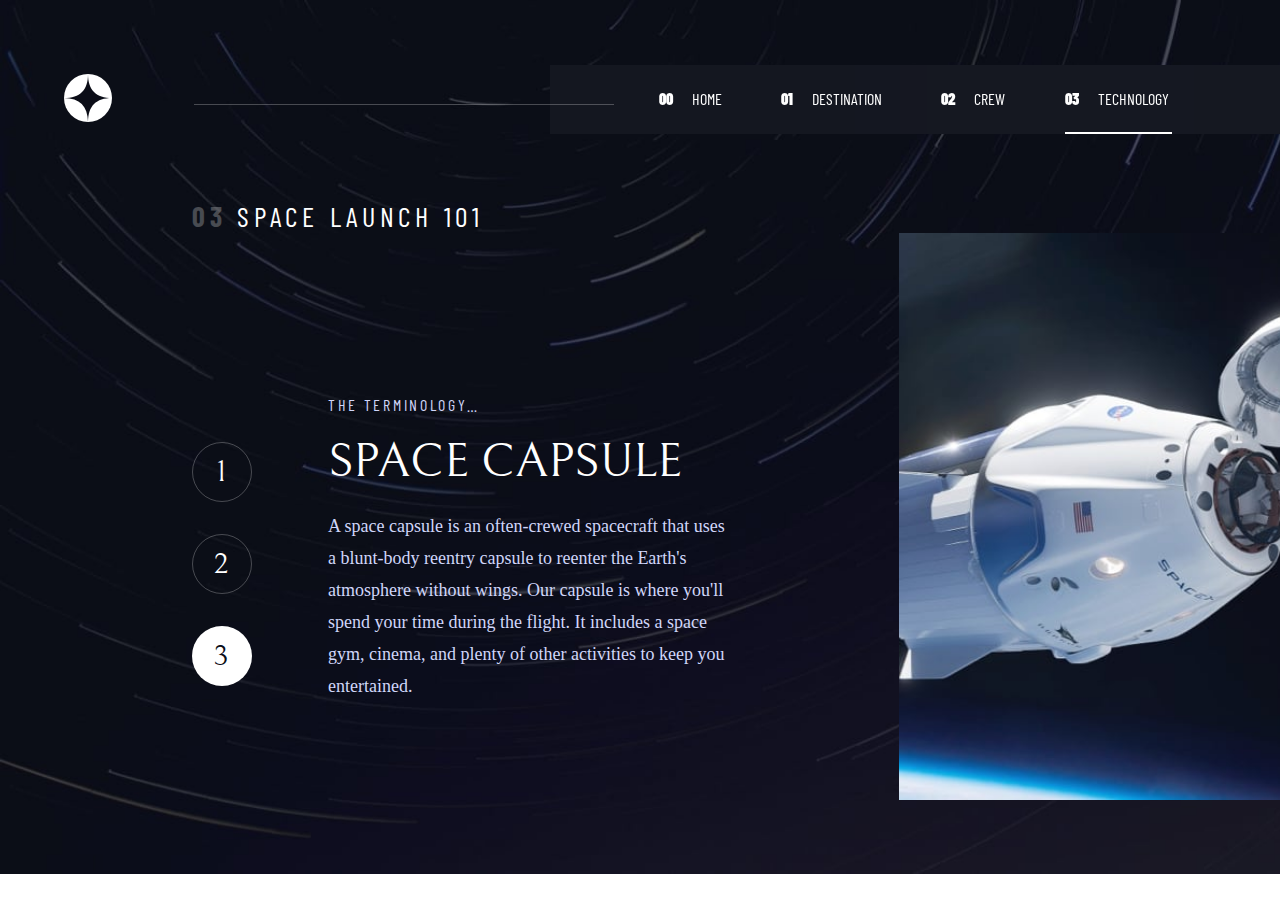
<file: html/technology/technology-c.html>
<!DOCTYPE html>
<html lang="en">
<head>
    <meta charset="UTF-8">
    <meta http-equiv="X-UA-Compatible" content="IE=edge">
    <meta name="viewport" content="width=device-width, initial-scale=1.0">
    <link rel="stylesheet" href="../../css/style.css">
    <link rel="shortcut icon" href="../../assets/favicon-32x32.png" type="image/x-icon">
    <link href="https://fonts.googleapis.com/css2?family=Barlow+Condensed&family=Bellefair&display=swap" rel="stylesheet">
    <title>Frontend Mentor | Space tourism website | Technology | Space Capsule</title>
</head>
<body id="tech-body">
    <header>
        <div class="logo">
            <svg xmlns="http://www.w3.org/2000/svg" width="48" height="48">
                <g fill="none" fill-rule="evenodd"><circle cx="24" cy="24" r="24" fill="#FFF"/>
                    <path fill="#0B0D17" d="M24 0c0 16-8 24-24 24 15.718.114 23.718 8.114 24 24 0-16 8-24 24-24-16 0-24-8-24-24z"/>
                </g>
            </svg>
        </div>
        <div class="horizontal-line"></div>
        <nav class="nav-all">
            <ul class="all">
                <li><a title="Home" href="../../index.html"><span>00</span> HOME</a></li>
                <li><a title="Destination" href="../destination/destination-a.html"><span>01</span> DESTINATION</a></li>
                <li><a title="Crew" href="../crew/crew-a.html"><span>02</span> CREW</a></li>
                <li class="active-nav"><a title="Technology" href="#"><span>03</span> TECHNOLOGY</a></li>
            </ul>
        </nav>
        <div class="hamburger">
            <img src="../../assets/shared/icon-hamburger.svg" alt="menu">
        </div>
    </header>
    <main id="tech-main">
        <h1><span>03</span> SPACE LAUNCH 101</h1>
        <section class="tech-section">
                <div class="space-img">
                    <img src="../../assets/technology/image-space-capsule-landscape.jpg" alt="spaceport image">
                </div>
                <div class="space-info">
                    <nav class="space-nav">
                        <ul>
                            <li><a title="Launch Vehicle" href="./technology-a.html">1</a></li>
                            <li><a title="Spaceport" href="./technology-b.html">2</a></li>
                            <li><a title="Space Capsule" class="active-tech-nav" href="#tech-body">3</a></li>
                        </ul>
                    </nav>
                    <article>
                        <h3>THE TERMINOLOGY…</h3>
                        <h2>SPACE CAPSULE</h2>
                        <p>
                            A space capsule is an often-crewed spacecraft that uses
                             a blunt-body reentry capsule to reenter the Earth's atmosphere
                              without wings. Our capsule is where you'll spend your time during
                               the flight. It includes a space gym, cinema, and plenty of other
                                activities to keep you entertained.
                        </p>
                    </article>
                </div>
        </section>
    </main>
    <script src="../../js/app.js"></script>
</body>
</html>
</file>
<file: css/style.css>
* {
  margin: 0;
  padding: 0;
  box-sizing: border-box;
}

body {
  background-repeat: no-repeat;
  background-size: cover;
  font-family: 'Barlow Condensed', sans-serif;
  color: #ffffff;
  min-height: 100%;
}

body#home-body {
  background-image: url('../assets/home/background-home-desktop.jpg');
  scroll-behavior: smooth;
  -moz-scroll-behavior: smooth;
  -webkit-scroll-behavior: smooth;
 /* overflow-y: hidden;*/
  min-height: 100%;
}

div.hamburger {
  display: none;
}

header {
  height: 15vh;
  margin: 2rem 0rem;
  width: 95vw;
  margin-left: auto;
  display: flex;
  justify-content: space-between;
  align-items: center;
  position: relative;
}

div.horizontal-line {
  position: absolute;
  width: 420px;
  height: 1px;
  left: 130px;
  top: 8vh;
  background: #ffffff;
  mix-blend-mode: normal;
  opacity: 0.25;
  z-index: 2;
}

nav.nav-all {
  width: 60%;
  background-color: rgba(255, 255, 255, 0.04);
  -moz-backdrop-filter: blur(81.5485px);
  -webkit-backdrop-filter: blur(81.5485px);
  backdrop-filter: blur(81.5485px);
}

nav.nav-all > ul.all {
  display: flex;
  justify-content: space-around;
  align-items: center;
  padding: 0rem 5rem;
}

nav.nav-all > ul.all > li {
  list-style: none;
  border-bottom: 2px solid rgba(200, 200, 200, 0);
  transition: all 0.5s ease;
}

nav.nav-all > ul.all > li.active-nav {
  border-bottom: 2px solid #fff;
}

nav.nav-all > ul.all > li > a {
  text-decoration: none;
  color: #ffffff;
  font-weight: 400;
  display: inline-block;
  padding: 1.5rem 0;
  padding-right: 0.2rem;
}

nav.nav-all > ul.all > li:hover {
  border-bottom: 2px solid rgba(255, 255, 255, 0.5);
  mix-blend-mode: normal;
}

nav.nav-all > ul.all > li > a > span {
  font-weight: 900;
  padding-right: 1rem;
}

main {
  display: flex;
  justify-content: space-between;
  align-items: flex-end;
  width: 75vw;
  margin: 0 auto;
}

section.home-section {
  width: 350px;
}

section.home-section > h2 {
  font-size: 2rem;
  font-weight: 100;
}

section.home-section > h1 {
  font-size: 7rem;
  font-family: 'Bellefair', serif;
  font-weight: 400;
}

section.home-section > p {
  font-size: 1.2rem;
  text-align: justify;
}

aside .home-round {
  width: 200px;
  height: 200px;
  background: #ffffff;
  border-radius: 50%;
  position: relative;
  cursor: pointer;
  z-index: 3;
}

aside .home-round::before {
  position: absolute;
  top: 0;
  left: 0;
  content: '';
  height: 100%;
  width: 100%;
  border-radius: 50%;
  z-index: -2;
  transition: all 0.5s ease;
}

aside .home-round:hover::before {
  background: #ffffff;
  mix-blend-mode: normal;
  opacity: 0.1;
  transform: scale(1.5);
}

.home-round p {
  position: absolute;
  top: 50%;
  left: 50%;
  color: #000000;
  transform: translate(-50%, -50%);
  font-size: 2rem;
}

/*STYLING FOR DESTINATION PAGE*/

body#destination-body {
  background-image: url('../assets/destination/background-destination-desktop.jpg');
  height: 100vh;
  -webkit-scroll-behavior: smooth;
  -moz-scroll-behavior: smooth;
  scroll-behavior: smooth;
  overflow-y: hidden;
}

main#destination-main {
  display: flex;
  justify-content: start;
  width: 80vw;
  height: auto;
  margin: 0 auto;
  flex-flow: column nowrap;
  align-items: flex-start;
}

main#destination-main > h1 {
  margin-bottom: 3rem;
  font-family: 'Barlow Condensed';
  font-style: normal;
  font-weight: 400;
  font-size: 28px;
  line-height: 34px;
  letter-spacing: 4.725px;
  text-transform: uppercase;
  color: #ffffff;
}

main#destination-main > h1 > span {
  font-family: 'Barlow Condensed';
  font-style: normal;
  font-weight: 700;
  font-size: 28px;
  line-height: 34px;
  letter-spacing: 4.725px;
  color: #ffffff;
  mix-blend-mode: normal;
  opacity: 0.25;
}

nav.nav-destination {
  width: 70%;
  background-color: rgba(255, 255, 255, 0);
}

nav.nav-destination > ul {
  display: flex;
  justify-content: space-between;
  align-items: center;
}

nav.nav-destination > ul > li {
  list-style: none;
  border-bottom: 2px solid rgba(255, 255, 255, 0);
  transition: all 1s ease;
}

nav.nav-destination > ul > li:hover {
  border-bottom: 2px solid rgba(255, 255, 255, 0.5);
  mix-blend-mode: normal;
}

nav.nav-destination > ul > li.active-nav {
  list-style: none;
  border-bottom: 2px solid #fff;
}

nav.nav-destination > ul > li > a {
  text-decoration: none;
  color: #ffffff;
  font-weight: 400;
  display: inline-block;
  font-family: 'Barlow Condensed', sans-serif;
  padding: 0.5rem 0rem;
}

.hero-img {
  width: 350px;
  height: 350px;
}

.hero-img > img {
  width: 100%;
  height: 100%;
}

aside.destination-aside {
  display: flex;
  flex-flow: row nowrap;
  width: 100%;
  justify-content: space-between;
}

.footer {
  display: flex;
  flex-flow: row nowrap;
  justify-content: flex-start;
  margin-top: 1rem;
  padding-top: 1rem;
  border-top: 1px solid #383b4b;
}

.time-section,
.distance-section {
  display: flex;
  flex-flow: column nowrap;
}

.time-section {
  margin-left: 4rem;
}

.time-section > .time-header > p,
.distance-section > .distance-header > p {
  font-family: 'Barlow Condensed';
  font-style: normal;
  font-weight: 400;
  font-size: 14px;
  line-height: 17px;
  letter-spacing: 2.3625px;
  text-transform: uppercase;

  color: #d0d6f9;
}

.distance-section > .distance-value > p,
.time-section > .time-value > p {
  font-family: 'Bellefair';
  font-style: normal;
  font-weight: 400;
  font-size: 28px;
  line-height: 32px;
  margin-top: 1rem;
  text-transform: uppercase;
  color: #ffffff;
}

section.destination-section {
  width: 40%;
}

section.destination-section > h1 {
  font-size: 6rem;
  margin: 1rem 0;
  font-family: 'Bellefair', serif;
  font-weight: 400;
}

section.destination-section > article {
  text-align: justify;
  font-family: 'Barlow';
  font-style: normal;
  font-weight: 400;
  font-size: 18px;
  line-height: 1.5rem;
  color: #d0d6f9;
}

/*STYLING FOR THE CREW PAGES*/

body#crew-body {
  background-image: url('../assets/crew/background-crew-desktop.jpg');
  height: min-content;
  -webkit-scroll-behavior: smooth;
  -moz-scroll-behavior: smooth;
  scroll-behavior: smooth;
  overflow-y: scroll;
}

main#crew-main {
  height: max-content;
  display: flex;
  width: 75%;
  justify-content: space-between;
  align-items: flex-start;
}

main#crew-main > div.crew-img {
  align-self: flex-end;
  width: 40%;
  padding-top: 2rem;
}

main#crew-main > div.crew-img > img {
  width: 100%;
  height: auto;
  object-fit: contain;
}

section.crew-info-section {
  width: 45%;
}

#crew-body > h1 {
  font-family: 'Barlow Condensed';
  font-style: normal;
  font-weight: 400;
  font-size: 28px;
  line-height: 34px;
  letter-spacing: 4.725px;
  text-transform: uppercase;
  color: #ffffff;
  width: 75%;
  margin: 2rem auto;
}

#crew-body > h1 > span {
  font-family: 'Barlow Condensed';
  font-style: normal;
  font-weight: 700;
  font-size: 28px;
  line-height: 34px;
  letter-spacing: 4.725px;
  color: #ffffff;
  mix-blend-mode: normal;
  opacity: 0.25;
}

#crew-main > .crew-info-section > article > h3 {
  font-family: 'Bellefair';
  font-style: normal;
  font-weight: 400;
  font-size: 32px;
  line-height: 37px;
  text-transform: uppercase;
  color: #ffffff;
  mix-blend-mode: normal;
  opacity: 0.5;
}

#crew-main > .crew-info-section > article > h2 {
  font-family: 'Bellefair';
  font-style: normal;
  font-weight: 400;
  font-size: 3rem;
  line-height: 64px;
  text-transform: uppercase;
  color: #ffffff;
  padding: 1.5rem 0rem;
}

#crew-main > .crew-info-section > article > p {
  font-family: 'Barlow';
  font-style: normal;
  font-weight: 400;
  font-size: 18px;
  line-height: 32px;
  color: #d0d6f9;
  padding-bottom: 2rem;
}

nav.crew-nav > ul {
  display: flex;
  padding: 2rem 0rem;
}

nav.crew-nav > ul > li {
  list-style: none;
  width: 15px;
  height: 15px;
  border-radius: 50%;
  position: relative;
  margin: 0rem 0.5rem;
}

nav.crew-nav > ul > li > a {
  width: 100%;
  height: 100%;
  cursor: pointer;
  background: #ffffff;
  mix-blend-mode: normal;
  opacity: 0.17;
  position: absolute;
  border-radius: 50%;
  top: 50%;
  left: 50%;
  transform: translate(-50%, -50%);
}

nav.crew-nav > ul > li > a.active-crew-nav {
  background: #ffffff;
  opacity: 1;
}

nav.crew-nav > ul > li > a:hover {
  background: #ffffff;
  mix-blend-mode: normal;
  opacity: 0.5;
}

/*STYLING FOR THE TECHNOLOGY PAGES*/

body#tech-body {
  background-image: url('../assets/technology/background-technology-desktop.jpg');
  -webkit-scroll-behavior: smooth;
  -moz-scroll-behavior: smooth;
  scroll-behavior: smooth;
  overflow-y: hidden;
}

body#tech-body > main#tech-main {
  height: 75vh;
  width: 85vw;
  padding-bottom: 2rem;
  display: flex;
  margin-right: 0rem;
  flex-flow: column nowrap;
  align-items: flex-start;
  justify-content: flex-start;
}

body#tech-body > main#tech-main > h1 {
  font-family: 'Barlow Condensed';
  font-style: normal;
  font-weight: 400;
  font-size: 28px;
  line-height: 34px;
  letter-spacing: 4.725px;
  text-transform: uppercase;
  color: #ffffff;
}

body#tech-body > main#tech-main > h1 > span {
  font-family: 'Barlow Condensed';
  font-style: normal;
  font-weight: 700;
  font-size: 28px;
  line-height: 34px;
  letter-spacing: 4.725px;
  color: #ffffff;
  mix-blend-mode: normal;
  opacity: 0.25;
}

body#tech-body > main#tech-main > section.tech-section {
  display: flex;
  flex-flow: row nowrap;
  justify-content: space-between;
}

body#tech-body > main#tech-main > section.tech-section > div.space-img {
  width: 35%;
  order: 2;
  height: 90%;
}

body#tech-body > main#tech-main > section.tech-section > div.space-img > img {
  width: 100%;
  height: 100%;
  object-fit: cover;
}

body#tech-body > main#tech-main > section.tech-section > div.space-info {
  width: 50%;
  height: 70vh;
  display: flex;
  justify-content: space-between;
  align-items: center;
}

div.space-info > article {
  width: 75%;
  align-self: center;
}

nav.space-nav > ul > li {
  width: 60px;
  height: 60px;
  border-radius: 50%;
  list-style: none;
  position: relative;
  margin-top: 2rem;
}

nav.space-nav > ul > li > a.active-tech-nav {
  background: #ffffff;
  color: #0b0d17;
}

nav.space-nav > ul > li > a:hover {
  border: 1px solid #ffffff;
  box-sizing: border-box;
}

nav.space-nav > ul > li > a {
  text-decoration: none;
  height: 100%;
  width: 100%;
  border-radius: 50%;
  font-family: 'Bellefair';
  font-style: normal;
  font-weight: 400;
  font-size: 30px;
  line-height: 37px;
  text-align: center;
  letter-spacing: 2px;
  color: #ffffff;
  position: absolute;
  border: 1px solid rgba(255, 255, 255, 0.25);
  box-sizing: border-box;
  top: 50%;
  left: 50%;
  text-align: center;
  transform: translate(-50%, -50%);
  display: flex;
  align-items: center;
  justify-content: center;
  transition: all 0.5s ease;
}

div.space-info > article > h3 {
  font-family: 'Barlow Condensed';
  font-style: normal;
  font-weight: 400;
  font-size: 16px;
  line-height: 19px;
  letter-spacing: 2.7px;
  color: #d0d6f9;
}

div.space-info > article > h2 {
  font-family: 'Bellefair';
  font-style: normal;
  font-weight: 400;
  font-size: 3rem;
  line-height: 64px;
  color: #ffffff;
  padding: 1rem 0rem;
}

div.space-info > article > p {
  font-family: 'Barlow';
  font-style: normal;
  font-weight: 400;
  font-size: 18px;
  line-height: 32px;
  color: #d0d6f9;
}

/* STYLING FOR TABLET VERSION */

@media screen and (min-width: 450px) and (max-width: 1000px) {
  body#home-body {
    min-height: 100vh;
    width: 100vw;
    display: flex;
    overflow-y: scroll;
    background-size: cover;
    flex-flow: column nowrap;
    overflow-x: hidden;
    background-image: url(../assets/home/background-home-tablet.jpg);
  }

  header {
    margin: 0;
    margin-left: auto;
    width: 95vw;
  }

  div.horizontal-line {
    display: none;
  }

  nav.nav-all {
    width: 70%;
  }

  nav.nav-all > ul.all > li {
    height: 100%;
  }

  nav.nav-all > ul.all {
    padding: 0rem 3rem;
    height: 100%;
  }

  nav.nav-all > ul.all > li > a {
    font-family: 'Barlow Condensed';
    font-style: normal;
    font-weight: 400;
    font-size: 14px;
    padding: 2rem 0;
    line-height: 17px;
    letter-spacing: 2.3625px;
    color: #ffffff;
  }

  nav.nav-all > ul.all > li > a > span {
    display: none;
  }

  main.home-main {
    display: flex;
    flex-flow: column nowrap;
    align-items: center;
    justify-content: space-between;
    min-height: 100vh;
    margin: 0;
    width: 100%;
  }

  section.home-section {
    width: 80%;
    padding: 5rem 0;
  }

  section.home-section > h2 {
    font-family: 'Barlow Condensed';
    font-style: normal;
    font-weight: 400;
    font-size: 20px;
    line-height: 24px;
    text-align: center;
    letter-spacing: 3.375px;
    color: #d0d6f9;
  }

  section.home-section > h1 {
    font-family: 'Bellefair';
    font-style: normal;
    font-weight: 400;
    font-size: 8rem;
    text-align: center;
    line-height: 1.5;
    color: #ffffff;
  }

  section.home-section > p {
    font-family: 'Barlow';
    font-style: normal;
    font-weight: 400;
    font-size: 16px;
    line-height: 28px;
    text-align: center;
    color: #d0d6f9;
  }

  main.home-main > aside {
    padding-bottom: 5rem;
    text-align: center;
    justify-self: flex-start;
  }

  /* TABLET VERSION STYLING FOR DESTINATION PAGES */

  body#destination-body {
    background-image: url('../assets/destination/background-destination-tablet.jpg');
    overflow-y: scroll;
    -webkit-scroll-behavior: smooth;
    -moz-scroll-behavior: smooth;
    scroll-behavior: smooth;
    height: 100vh;
  }

  main#destination-main > h1 {
    font-family: 'Barlow Condensed';
    font-style: normal;
    font-weight: 400;
    font-size: 20px;
    line-height: 24px;
    letter-spacing: 3.375px;
    text-transform: uppercase;
    color: #ffffff;
    padding: 2rem 0;
  }

  main#destination-main > h1 > span {
    font-family: 'Barlow Condensed';
    font-style: normal;
    font-weight: 700;
    font-size: 20px;
    line-height: 24px;
    letter-spacing: 3.375px;
    color: #ffffff;
    mix-blend-mode: normal;
    opacity: 0.25;
  }

  aside.destination-aside {
    display: flex;
    flex-flow: column nowrap;
    width: 100%;
    justify-content: center;
    align-items: center;
  }

  .hero-img {
    width: 300px;
    height: 300px;
  }

  section.destination-section {
    width: 90%;
  }

  nav.nav-destination {
    width: 50%;
    margin: 2rem auto;
    background-color: rgba(255, 255, 255, 0);
  }

  section.destination-section > h1 {
    font-family: 'Bellefair';
    font-style: normal;
    font-weight: 400;
    font-size: 6rem;
    line-height: 1;
    text-align: center;
    color: #ffffff;
  }

  section.destination-section > article {
    font-family: 'Barlow';
    font-style: normal;
    font-weight: 400;
    font-size: 1rem;
    line-height: 1.5;
    text-align: center;
    color: #d0d6f9;
  }

  .footer {
    display: flex;
    flex-flow: row nowrap;
    justify-content: space-between;
    padding: 2rem 0;
    border-top: 1px solid #383b4b;
  }

  div.footer > div.distance-section > div.distance-header > p,
  div.footer > div.time-section > div.time-header {
    font-family: 'Barlow Condensed';
    font-style: normal;
    font-weight: 400;
    font-size: 14px;
    line-height: 17px;
    text-align: center;
    letter-spacing: 2.3625px;
    text-transform: uppercase;
    color: #d0d6f9;
  }

  div.footer > div.distance-section > div.distance-value > p,
  div.footer > div.time-section > div.time-value {
    font-family: 'Bellefair';
    font-style: normal;
    font-weight: 400;
    font-size: 28px;
    line-height: 32px;
    text-align: center;
    text-transform: uppercase;
    color: #ffffff;
  }

  /* TABLET VERSION STYLING FOR THE CREW PAGES */
  body#crew-body {
    background-image: url('../assets/crew/background-crew-tablet.jpg');
    overflow-y: scroll;
    -webkit-scroll-behavior: smooth;
    -moz-scroll-behavior: smooth;
    scroll-behavior: smooth;
    min-height: 100vh;
  }

  main#crew-main {
    display: flex;
    flex-flow: column nowrap;
    width: 90%;
    height: max-content;
    justify-content: space-between;
    align-items: center;
  }

  section.crew-info-section {
    width: 100%;
    display: flex;
    flex-flow: column nowrap;
  }

  #crew-body > h1 {
    font-family: 'Barlow Condensed';
    font-style: normal;
    font-weight: 400;
    font-size: 20px;
    line-height: 24px;
    letter-spacing: 3.375px;
    text-transform: uppercase;
    color: #ffffff;
    width: 93vw;
    margin: 2rem 0 2rem auto;
  }

  #crew-body > h1 > span {
    font-family: 'Barlow Condensed';
    font-style: normal;
    font-weight: 700;
    font-size: 20px;
    line-height: 24px;
    letter-spacing: 3.375px;
    color: #ffffff;
    mix-blend-mode: normal;
    opacity: 0.25;
  }

  section.crew-info-section > article {
    display: flex;
    flex-flow: column nowrap;
    align-items: center;
  }

  #crew-main > .crew-info-section > article > h3 {
    font-family: 'Bellefair';
    font-style: normal;
    font-weight: 400;
    font-size: 24px;
    line-height: 28px;
    text-align: center;
    text-transform: uppercase;
    color: #ffffff;
    mix-blend-mode: normal;
    opacity: 0.5;
  }

  #crew-main > .crew-info-section > article > h2 {
    font-family: 'Bellefair';
    font-style: normal;
    font-weight: 400;
    font-size: 40px;
    line-height: 46px;
    text-align: center;
    text-transform: uppercase;
    color: #ffffff;
    padding: 1rem 0;
  }

  #crew-main > .crew-info-section > article > p {
    font-family: 'Barlow';
    font-style: normal;
    font-weight: 400;
    font-size: 16px;
    line-height: 28px;
    text-align: center;
    color: #d0d6f9;
    width: 65%;
  }

  nav.crew-nav {
    width: 40%;
    align-self: center;
  }

  nav.crew-nav > ul {
    justify-content: center;
  }

  main#crew-main > div.crew-img {
    height: 100%;
    width: 50%;
    padding-top: 1rem;
    align-self: center;
    justify-self: flex-end;
  }

  /* TABLET STYLE FOR TECH PAGE */

  body#tech-body {
    background-image: url('../assets/technology/background-technology-tablet.jpg');
    overflow-y: scroll;
    -webkit-scroll-behavior: smooth;
    -moz-scroll-behavior: smooth;
    scroll-behavior: smooth;
    overflow-x: hidden;
    min-height: 100vh;
  }

  body#tech-body > main#tech-main {
    width: 100vw;
    height: max-content;
  }

  body#tech-body > main#tech-main > h1 {
    font-family: 'Barlow Condensed';
    font-style: normal;
    font-weight: 400;
    font-size: 20px;
    line-height: 24px;
    letter-spacing: 3.375px;
    text-transform: uppercase;
    padding: 2rem 0;
    color: #ffffff;
  }

  body#tech-body > main#tech-main > h1 > span {
    font-family: 'Barlow Condensed';
    font-style: normal;
    font-weight: 700;
    font-size: 20px;
    line-height: 24px;
    letter-spacing: 3.375px;
    color: #ffffff;
    mix-blend-mode: normal;
    opacity: 0.25;
    padding-left: 2rem;
  }

  body#tech-body > main#tech-main > section.tech-section {
    display: flex;
    flex-flow: column nowrap;
    justify-content: space-between;
  }

  body#tech-body > main#tech-main > section.tech-section > div.space-info {
    order: 2;
    display: flex;
    flex-flow: column nowrap;
    width: 100%;
    height: max-content;
  }

  body#tech-body > main#tech-main > section.tech-section > div.space-img {
    width: 100%;
    order: 1;
    height: auto;
  }

  nav.space-nav {
    width: 220px;
  }

  nav.space-nav > ul {
    display: flex;
    justify-content: space-between;
  }

  div.space-info > article {
    width: 75%;
    align-self: center;
    display: flex;
    flex-flow: column nowrap;
    align-items: center;
    padding: 2rem 0;
  }

  div.space-info > article > h3 {
    font-family: 'Barlow Condensed';
    font-style: normal;
    font-weight: 400;
    font-size: 16px;
    line-height: 19px;
    letter-spacing: 2.7px;
    color: #d0d6f9;
  }

  div.space-info > article > h2 {
    font-family: 'Bellefair';
    font-style: normal;
    font-weight: 400;
    font-size: 40px;
    line-height: 46px;
    text-align: center;
    text-transform: uppercase;
    color: #ffffff;
  }

  div.space-info > article > p {
    font-family: 'Barlow';
    font-style: normal;
    font-weight: 400;
    font-size: 16px;
    line-height: 28px;
    text-align: center;
    color: #d0d6f9;
  }
}

/* MOBILE VERSION STYLING */

@media screen and (max-width: 450px) {
  /* MOBILE VERSION STYING FOR HOME PAGE */
  body#home-body {
    background-image: url(../assets/home/background-home-mobile.jpg);
    -moz-scroll-behavior: smooth;
    -webkit-scroll-behavior: smooth;
    scroll-behavior: smooth;
    overflow-y: scroll;
    overflow-x: hidden;
    height: 100vh;
    margin: 0 auto;
  }

  header {
    width: 100%;
    height: 80px;
    margin: 0;
    padding: 0.5rem 0;
  }

  .logo {
    width: 60px;
    height: 60px;
    margin-top: 1.25rem;
    text-align: center;
    align-self: center;
  }

  div.hamburger {
    width: 35px;
    height: 35px;
    display: fixed;
    right: 0px;
    text-align: center;
    align-self: center;
    z-index: 10;
    display: flex;
    justify-content: center;
    align-items: center;
  }

  div.hamburger > img {
    cursor: pointer;
    width: 24px;
    height: 21px;
  }

  div.horizontal-line {
    display: none;
  }

  body > header > nav.nav-all {
    display: flex;
    position: fixed;
    width: 75%;
    top: 0;
    left: 0;
    height: 100vh;
    bottom: 0;
    right: 0;
    z-index: 8;
    padding-top: 5rem;
    justify-content: center;
    margin-left: auto;
    margin-right: -100%;
    transition: all 1s ease;
  }

  body > header > nav.nav-all.toggle {
    margin-right: 0;
  }

  nav.nav-all > ul.all {
    display: flex;
    flex-flow: column nowrap;
    align-items: center;
    height: min-content;
    width: 100%;
    padding: 0;
    margin-left: 25px;
  }

  nav.nav-all > ul.all > li {
    border-bottom: none !important;
    width: 100%;
  }

  nav.nav-all > ul.all > li > a {
    text-decoration: none;
    color: #ffffff;
    font-weight: 400;
    display: inline-block;
    padding: 0.5rem 0;
    width: 100%;
    margin: 0.5rem 0;
    transition: all 0.5s ease-in-out;
  }

  nav.nav-all > ul.all > li.active-nav > a {
    border-right: 4px solid #fff;
  }
  nav.nav-all > ul.all > li > a:hover {
    border-right: 4px solid rgba(255, 255, 255, 0.5);
  }

  main {
    display: flex;
    flex-flow: column nowrap;
    justify-content: space-between;
    align-items: center;
    width: 100%;
    height: 75vh;
    margin: 2rem 0;
  }

  section.home-section {
    width: 90%;
    margin: 0 auto;
  }

  section.home-section > h2 {
    font-family: 'Barlow Condensed';
    font-style: normal;
    font-weight: 400;
    font-size: 16px;
    line-height: 19px;
    text-align: center;
    letter-spacing: 2.7px;
    color: #d0d6f9;
  }

  section.home-section > h1 {
    font-family: 'Bellefair';
    font-style: normal;
    font-weight: 400;
    font-size: 80px;
    line-height: 100px;
    text-align: center;
    color: #ffffff;
  }

  section.home-section > p {
    font-family: 'Barlow';
    font-style: normal;
    font-weight: 400;
    font-size: 15px;
    line-height: 25px;
    text-align: center;
    color: #d0d6f9;
  }

  aside .home-round {
    width: 150px;
    height: 150px;
  }

  aside > .home-round > p {
    font-family: 'Bellefair';
    font-style: normal;
    font-weight: 400;
    font-size: 20px;
    line-height: 23px;
    text-align: center;
    letter-spacing: 1.25px;
    color: #0b0d17;
  }

  /* MOBILE VERSION STYLING FOR DESTINATION PAGES */
  body#destination-body {
    background-image: url(../assets/destination/background-destination-mobile.jpg);
    height: max-content;
    -webkit-scroll-behavior: smooth;
    -moz-scroll-behavior: smooth;
    scroll-behavior: smooth;
    overflow-y: scroll;
    overflow-x: hidden;
  }

  aside.destination-aside {
    display: flex;
    flex-flow: column nowrap;
    width: 100%;
    justify-content: center;
  }

  main#destination-main {
    display: flex;
    flex-flow: column nowrap;
    justify-content: space-between;
    align-items: center;
    width: 100%;
    margin: 1rem 0;
  }

  section.destination-section {
    width: 100%;
  }

  nav.nav-destination {
    width: 70%;
    background-color: rgba(255, 255, 255, 0);
    margin: 0 auto;
  }

  .footer {
    display: flex;
    flex-flow: column nowrap;
    justify-content: center;
    margin: 0 auto;
    margin-top: 2rem;
    padding-top: 2rem;
    border-top: 1px solid #383b4b;
    align-items: center;
    width: 90%;
  }

  .hero-img {
    width: 170px;
    height: 170px;
    align-self: center;
    margin: 2rem auto;
  }

  main#destination-main > h1 {
    font-family: 'Barlow Condensed';
    font-style: normal;
    font-weight: 400;
    font-size: 16px;
    line-height: 19px;
    letter-spacing: 2.7px;
    text-transform: uppercase;
    color: #ffffff;
    margin: 0;
  }

  main#destination-main > h1 > span {
    font-family: 'Barlow Condensed';
    font-style: normal;
    font-weight: 700;
    font-size: 16px;
    line-height: 19px;
    letter-spacing: 2.7px;
    color: #ffffff;
    mix-blend-mode: normal;
    opacity: 0.25;
  }

  section.destination-section > h1 {
    font-family: 'Bellefair';
    font-style: normal;
    font-weight: 400;
    font-size: 56px;
    line-height: 64px;
    text-align: center;
    color: #ffffff;
  }

  section.destination-section > article {
    font-size: 15px;
    line-height: 25px;
    text-align: center;
    color: #d0d6f9;
    width: 85%;
    margin: 0 auto;
  }

  .time-section > .time-header > p,
  .distance-section > .distance-header > p {
    font-weight: 400;
    font-size: 14px;
    line-height: 17px;
    text-align: center;
    letter-spacing: 2.3625px;
    text-transform: uppercase;
    color: #d0d6f9;
  }

  .distance-section > .distance-value > p,
  .time-section > .time-value > p {
    font-family: 'Bellefair';
    font-style: normal;
    font-weight: 400;
    font-size: 28px;
    line-height: 32px;
    text-align: center;
    text-transform: uppercase;
    color: #ffffff;
  }

  .distance-section,
  .time-section {
    margin-bottom: 2rem;
  }

  .time-section {
    margin-left: 0;
  }

  /* MOBILE VERSION STYLING FOR CREW PAGES */

  body#crew-body {
    background-image: url(../assets/crew/background-crew-mobile.jpg);
    height: max-content;
    -webkit-scroll-behavior: smooth;
    -moz-scroll-behavior: smooth;
    scroll-behavior: smooth;
    overflow-y: scroll;
    overflow-x: hidden;
  }

  main#crew-main {
    display: flex;
    flex-flow: column nowrap;
    width: 100%;
    justify-content: space-between;
    align-items: center;
    margin: 0;
  }

  section.crew-info-section {
    width: 90%;
    order: 2;
    display: flex;
    flex-flow: column nowrap;
  }

  #crew-body > h1 {
    font-size: 16px;
    line-height: 19px;
    letter-spacing: 2.7px;
    text-transform: uppercase;
    color: #ffffff;
    margin: 2rem auto 0;
    text-align: center;
  }

  #crew-body > h1 > span {
    font-size: 16px;
    line-height: 19px;
    letter-spacing: 2.7px;
    color: #ffffff;
    mix-blend-mode: normal;
    opacity: 0.25;
  }

  #crew-main > .crew-info-section > article > h3 {
    font-size: 16px;
    line-height: 18px;
    text-align: center;
  }

  #crew-main > .crew-info-section > article > h2 {
    font-size: 24px;
    line-height: 28px;
    text-align: center;
  }

  #crew-main > .crew-info-section > article > p {
    text-align: center;
  }

  nav.crew-nav {
    order: 1;
  }

  nav.crew-nav > ul {
    display: flex;
    justify-content: center;
  }

  nav.crew-nav > ul > li {
    width: 10px;
    height: 10px;
  }

  main#crew-main > div.crew-img {
    align-self: center;
    width: 60%;
    margin: 1rem 0;
    order: 1;
  }

  main#crew-main > section.crew-info-section > article {
    display: flex;
    flex-flow: column nowrap;
    order: 2;
  }

  /* MOBILE STYLING FOR TECH PAGES */

  body#tech-body {
    background-image: url(../assets/technology/background-technology-mobile.jpg);
    min-height: 100vh;
    -webkit-scroll-behavior: smooth;
    -moz-scroll-behavior: smooth;
    scroll-behavior: smooth;
    overflow-y: scroll;
    overflow-x: hidden;
  }

  body#tech-body > main#tech-main > section.tech-section {
    display: flex;
    flex-flow: column nowrap;
    justify-content: space-between;
  }

  body#tech-body > main#tech-main {
    height: max-content;
    width: 100vw;
    padding: 0;
    display: flex;
    margin: 0;
    flex-flow: column nowrap;
    align-items: center;
    justify-content: center;
  }

  body#tech-body > main#tech-main > h1 {
    font-family: 'Barlow Condensed';
    font-style: normal;
    font-weight: 400;
    font-size: 16px;
    line-height: 19px;
    letter-spacing: 2.7px;
    text-transform: uppercase;
    color: #ffffff;
    margin: 2rem 0;
  }

  body#tech-body > main#tech-main > h1 > span {
    font-family: 'Barlow Condensed';
    font-style: normal;
    font-weight: 700;
    font-size: 16px;
    line-height: 19px;
    letter-spacing: 2.7px;
    color: #ffffff;
    mix-blend-mode: normal;
    opacity: 0.25;
  }

  div.space-info > article > h3 {
    font-family: 'Barlow Condensed';
    font-style: normal;
    font-weight: 400;
    font-size: 14px;
    line-height: 17px;
    text-align: center;
    letter-spacing: 2.3625px;
    color: #d0d6f9;
  }

  div.space-info > article > h2 {
    font-family: 'Bellefair';
    font-style: normal;
    font-weight: 400;
    font-size: 24px;
    line-height: 28px;
    text-align: center;
    text-transform: uppercase;
    color: #ffffff;
  }

  div.space-info > article > p {
    font-family: 'Barlow';
    font-style: normal;
    font-weight: 400;
    font-size: 15px;
    line-height: 25px;
    text-align: center;
    color: #d0d6f9;
  }

  body#tech-body > main#tech-main > section.tech-section > div.space-info {
    width: 100%;
    height: auto;
    display: flex;
    flex-flow: column nowrap;
    justify-content: flex-start;
    align-items: center;
    order: 2;
  }

  nav.space-nav {
    width: 100%;
    display: flex;
    justify-content: center;
    margin: 1rem 0;
  }

  nav.space-nav > ul {
    display: flex;
    flex-flow: row nowrap;
    width: 60%;
    justify-content: space-between;
  }

  div.space-info > article {
    width: 90%;
    align-self: center;
    padding: 2rem 0;
  }

  body#tech-body > main#tech-main > section.tech-section > div.space-img {
    width: 100%;
    order: 1;
    height: auto;
  }

  nav.space-nav > ul > li {
    width: 60px;
    height: 60px;
    border-radius: 50%;
    list-style: none;
    position: relative;
    margin: 0;
  }
}
</file>
